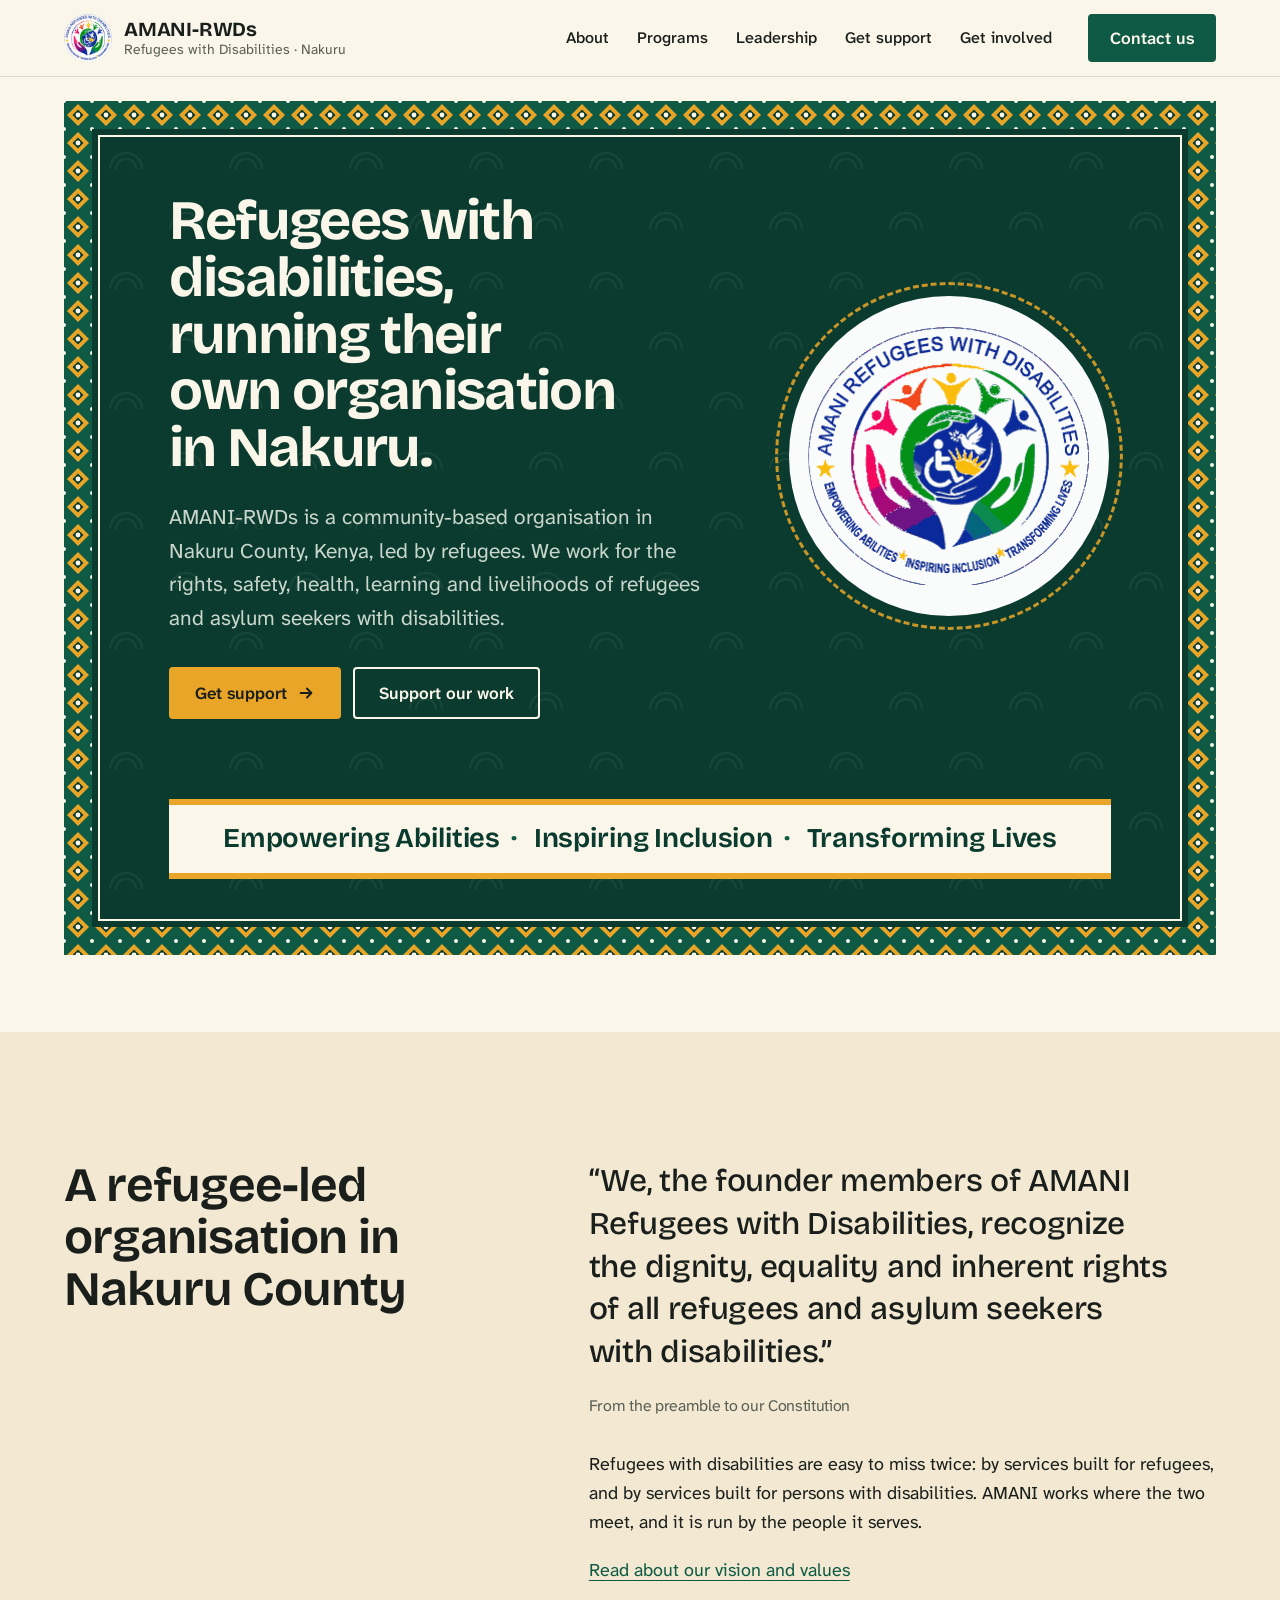
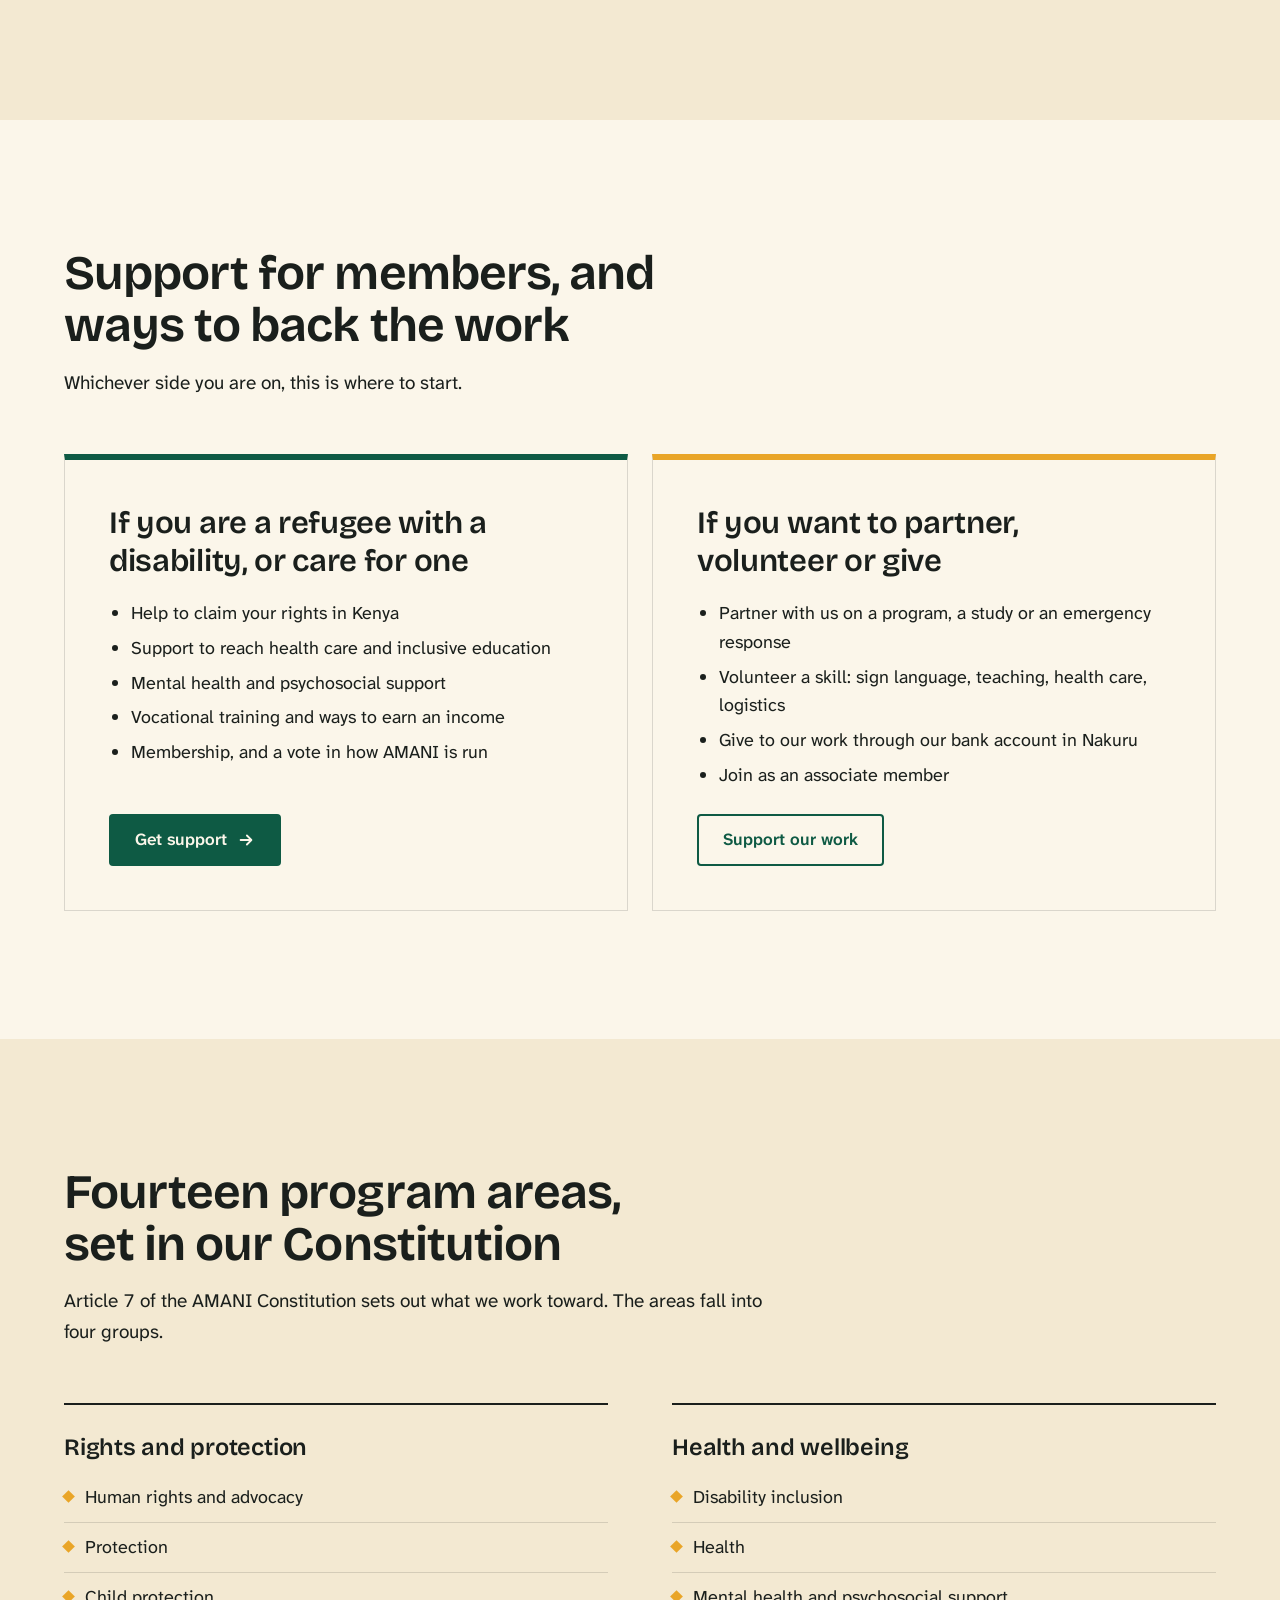
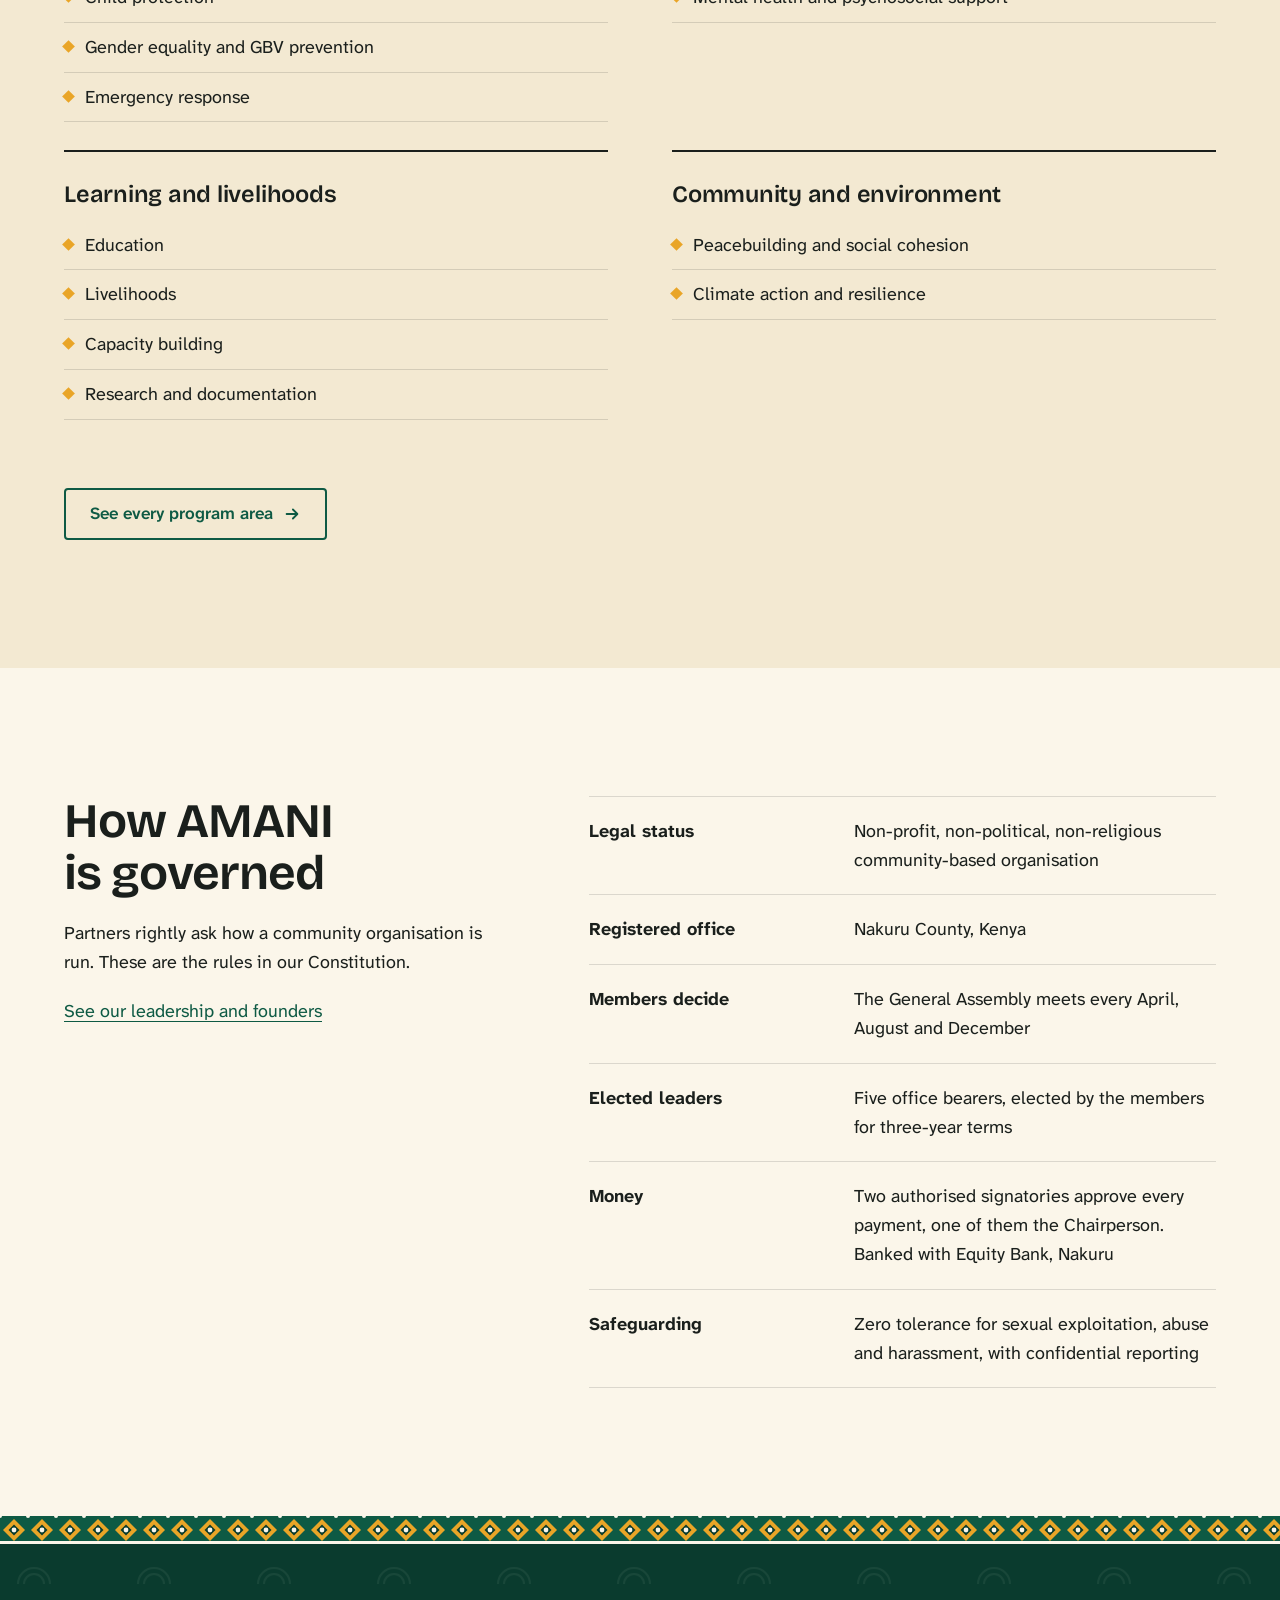
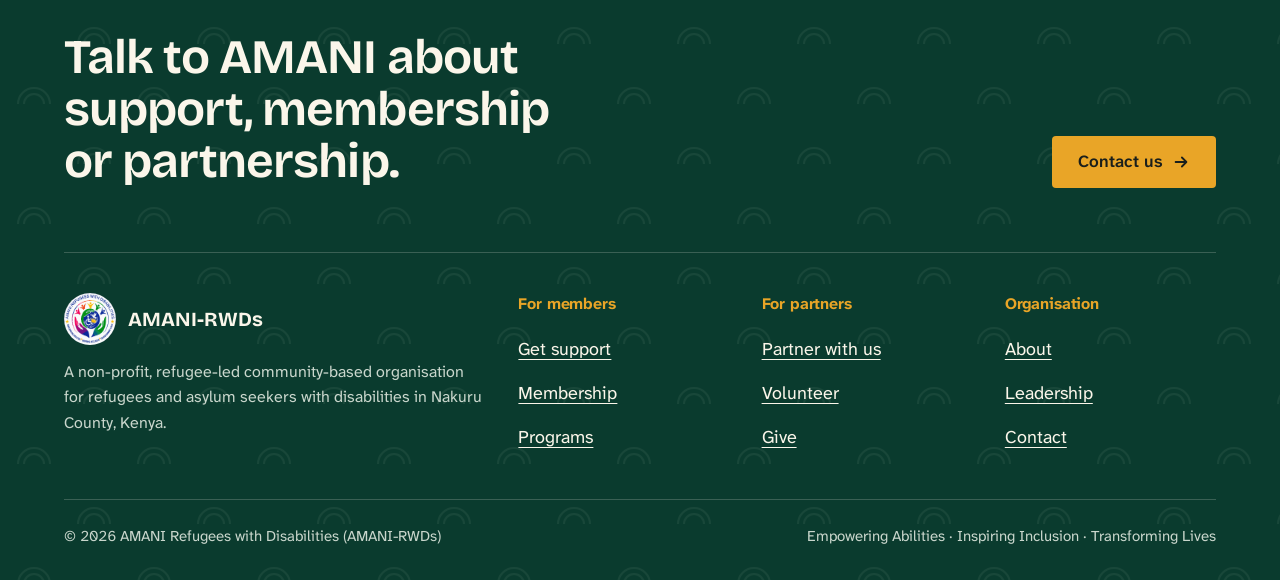
<file: index.html>
<!DOCTYPE html>
<html lang="en">
<head>
<meta charset="UTF-8">
<meta name="viewport" content="width=device-width, initial-scale=1">
<title>AMANI Refugees with Disabilities: refugee-led support in Nakuru, Kenya</title>
<meta name="description" content="AMANI-RWDs is a refugee-led community organisation in Nakuru County, Kenya, working for the rights and inclusion of refugees and asylum seekers with disabilities.">
<meta name="theme-color" content="#0a3b2e">
<link rel="icon" href="assets/images/favicon.png" type="image/png">
<link rel="apple-touch-icon" href="assets/images/favicon-180.png">
<link rel="preload" href="assets/fonts/atkinson-hyperlegible-next-latin-wght-normal.woff2" as="font" type="font/woff2" crossorigin>
<link rel="preload" href="assets/fonts/bricolage-grotesque-latin-wght-normal.woff2" as="font" type="font/woff2" crossorigin>
<link rel="stylesheet" href="assets/css/style.css">
<script>document.documentElement.classList.add("js")</script>
<meta property="og:title" content="AMANI Refugees with Disabilities: refugee-led support in Nakuru, Kenya">
<meta property="og:description" content="AMANI-RWDs is a refugee-led community organisation in Nakuru County, Kenya, working for the rights and inclusion of refugees and asylum seekers with disabilities.">
<meta property="og:image" content="assets/images/logo.png">
<meta property="og:type" content="website">
<meta name="twitter:card" content="summary">
</head>
<body>
<a class="skip-link" href="#main">Skip to main content</a>
<header class="site-header">
  <div class="wrap">
    <a class="brand" href="index.html">
      <img src="assets/images/logo.png" alt="" width="48" height="48">
      <span><span class="brand-name">AMANI-RWDs</span><span class="brand-sub">Refugees with Disabilities · Nakuru</span></span>
    </a>
    <button class="nav-toggle" type="button" aria-expanded="false" aria-controls="main-nav"><span class="bars" aria-hidden="true"></span><span class="label">Menu</span></button>
    <nav class="main-nav" id="main-nav" aria-label="Main">
      <ul><li><a href="about.html">About</a></li><li><a href="programs.html">Programs</a></li><li><a href="leadership.html">Leadership</a></li><li><a href="support.html">Get support</a></li><li><a href="get-involved.html">Get involved</a></li><li class="nav-contact"><a href="contact.html">Contact</a></li></ul>
    </nav>
    <a class="btn btn-primary header-cta" href="contact.html">Contact us</a>
  </div>
</header>

<main id="main">

  <div class="kanga-wrap">
    <div class="wrap">
      <section class="kanga" aria-labelledby="hero-title">
        <div class="kanga__mji on-deep">
          <div>
            <h1 id="hero-title">Refugees with disabilities, running their own organisation in Nakuru.</h1>
            <p class="lead">AMANI-RWDs is a community-based organisation in Nakuru County, Kenya, led by refugees. We work for the rights, safety, health, learning and livelihoods of refugees and asylum seekers with disabilities.</p>
            <div class="btn-row">
              <a class="btn btn-primary" href="support.html">Get support <svg viewBox="0 0 20 20" aria-hidden="true" focusable="false"><path d="M4 10h11M11 5l5 5-5 5" fill="none" stroke="currentColor" stroke-width="2" stroke-linecap="round" stroke-linejoin="round"/></svg></a>
              <a class="btn btn-secondary" href="get-involved.html">Support our work</a>
            </div>
          </div>
          <div class="medallion">
            <img src="assets/images/logo.png" alt="The AMANI-RWDs emblem: a dove and a wheelchair user inside a globe, five figures reaching upward, held by two hands under a rising sun" width="280" height="257">
          </div>
          <p class="jina"><span>Empowering Abilities</span><span class="sep" aria-hidden="true">·</span> <span>Inspiring Inclusion</span><span class="sep" aria-hidden="true">·</span> <span>Transforming Lives</span></p>
        </div>
      </section>
    </div>
  </div>

  <section class="section section--alt" aria-labelledby="who">
    <div class="wrap split">
      <div>
        <h2 id="who">A refugee-led organisation in Nakuru County</h2>
      </div>
      <div>
        <blockquote class="preamble">
          <p>&ldquo;We, the founder members of AMANI Refugees with Disabilities, recognize the dignity, equality and inherent rights of all refugees and asylum seekers with disabilities.&rdquo;</p>
          <footer>From the preamble to our Constitution</footer>
        </blockquote>
        <p class="measure" style="margin-top:32px">Refugees with disabilities are easy to miss twice: by services built for refugees, and by services built for persons with disabilities. AMANI works where the two meet, and it is run by the people it serves.</p>
        <p style="margin-top:12px"><a class="standalone-link" href="about.html">Read about our vision and values</a></p>
      </div>
    </div>
  </section>

  <section class="section" aria-labelledby="ways">
    <div class="wrap">
      <div class="section-head">
        <h2 id="ways">Support for members, and ways to back the work</h2>
        <p>Whichever side you are on, this is where to start.</p>
      </div>
      <div class="doors">
        <div class="door">
          <h3>If you are a refugee with a disability, or care for one</h3>
          <ul>
            <li>Help to claim your rights in Kenya</li>
            <li>Support to reach health care and inclusive education</li>
            <li>Mental health and psychosocial support</li>
            <li>Vocational training and ways to earn an income</li>
            <li>Membership, and a vote in how AMANI is run</li>
          </ul>
          <a class="btn btn-primary" href="support.html">Get support <svg viewBox="0 0 20 20" aria-hidden="true" focusable="false"><path d="M4 10h11M11 5l5 5-5 5" fill="none" stroke="currentColor" stroke-width="2" stroke-linecap="round" stroke-linejoin="round"/></svg></a>
        </div>
        <div class="door door--give">
          <h3>If you want to partner, volunteer or give</h3>
          <ul>
            <li>Partner with us on a program, a study or an emergency response</li>
            <li>Volunteer a skill: sign language, teaching, health care, logistics</li>
            <li>Give to our work through our bank account in Nakuru</li>
            <li>Join as an associate member</li>
          </ul>
          <a class="btn btn-secondary" href="get-involved.html">Support our work</a>
        </div>
      </div>
    </div>
  </section>

  <section class="section section--alt" aria-labelledby="areas">
    <div class="wrap">
      <div class="section-head">
        <h2 id="areas">Fourteen program areas, set in our Constitution</h2>
        <p>Article 7 of the AMANI Constitution sets out what we work toward. The areas fall into four groups.</p>
      </div>
      <div class="clusters"><div class="cluster"><h3>Rights and protection</h3><ul><li>Human rights and advocacy</li><li>Protection</li><li>Child protection</li><li>Gender equality and GBV prevention</li><li>Emergency response</li></ul></div><div class="cluster"><h3>Health and wellbeing</h3><ul><li>Disability inclusion</li><li>Health</li><li>Mental health and psychosocial support</li></ul></div><div class="cluster"><h3>Learning and livelihoods</h3><ul><li>Education</li><li>Livelihoods</li><li>Capacity building</li><li>Research and documentation</li></ul></div><div class="cluster"><h3>Community and environment</h3><ul><li>Peacebuilding and social cohesion</li><li>Climate action and resilience</li></ul></div></div>
      <p style="margin-top:40px"><a class="btn btn-secondary" href="programs.html">See every program area <svg viewBox="0 0 20 20" aria-hidden="true" focusable="false"><path d="M4 10h11M11 5l5 5-5 5" fill="none" stroke="currentColor" stroke-width="2" stroke-linecap="round" stroke-linejoin="round"/></svg></a></p>
    </div>
  </section>

  <section class="section" aria-labelledby="gov">
    <div class="wrap split">
      <div>
        <h2 id="gov">How AMANI is governed</h2>
        <p style="margin-top:20px" class="measure">Partners rightly ask how a community organisation is run. These are the rules in our Constitution.</p>
        <p style="margin-top:12px"><a class="standalone-link" href="leadership.html">See our leadership and founders</a></p>
      </div>
      <ul class="facts">
        <li><span class="k">Legal status</span><span class="v">Non-profit, non-political, non-religious community-based organisation</span></li>
        <li><span class="k">Registered office</span><span class="v">Nakuru County, Kenya</span></li>
        <li><span class="k">Members decide</span><span class="v">The General Assembly meets every April, August and December</span></li>
        <li><span class="k">Elected leaders</span><span class="v">Five office bearers, elected by the members for three-year terms</span></li>
        <li><span class="k">Money</span><span class="v">Two authorised signatories approve every payment, one of them the Chairperson. Banked with Equity Bank, Nakuru</span></li>
        <li><span class="k">Safeguarding</span><span class="v">Zero tolerance for sexual exploitation, abuse and harassment, with confidential reporting</span></li>
      </ul>
    </div>
  </section>
</main>

<footer class="site-footer">
  <div class="edge" aria-hidden="true"></div>
  <div class="body on-deep">
    <div class="wrap">
      <div class="footer-close">
        <h2>Talk to AMANI about support, membership or partnership.</h2>
        <a class="btn btn-primary" href="contact.html">Contact us <svg viewBox="0 0 20 20" aria-hidden="true" focusable="false"><path d="M4 10h11M11 5l5 5-5 5" fill="none" stroke="currentColor" stroke-width="2" stroke-linecap="round" stroke-linejoin="round"/></svg></a>
      </div>
      <div class="footer-grid">
        <div>
          <div class="footer-brand"><img src="assets/images/logo.png" alt="" width="52" height="52"><strong>AMANI-RWDs</strong></div>
          <p>A non-profit, refugee-led community-based organisation for refugees and asylum seekers with disabilities in Nakuru County, Kenya.</p>
        </div>
        <div>
          <h3>For members</h3>
          <ul>
            <li><a href="support.html">Get support</a></li>
            <li><a href="support.html#membership">Membership</a></li>
            <li><a href="programs.html">Programs</a></li>
          </ul>
        </div>
        <div>
          <h3>For partners</h3>
          <ul>
            <li><a href="get-involved.html#partner">Partner with us</a></li>
            <li><a href="get-involved.html#volunteer">Volunteer</a></li>
            <li><a href="get-involved.html#give">Give</a></li>
          </ul>
        </div>
        <div>
          <h3>Organisation</h3>
          <ul>
            <li><a href="about.html">About</a></li>
            <li><a href="leadership.html">Leadership</a></li>
            <li><a href="contact.html">Contact</a></li>
          </ul>
        </div>
      </div>
      <div class="footer-bottom">
        <span>&copy; <span data-year>2026</span> AMANI Refugees with Disabilities (AMANI-RWDs)</span>
        <span>Empowering Abilities · Inspiring Inclusion · Transforming Lives</span>
      </div>
    </div>
  </div>
</footer>
<script src="assets/js/script.js" defer></script>
</body>
</html>
</file>
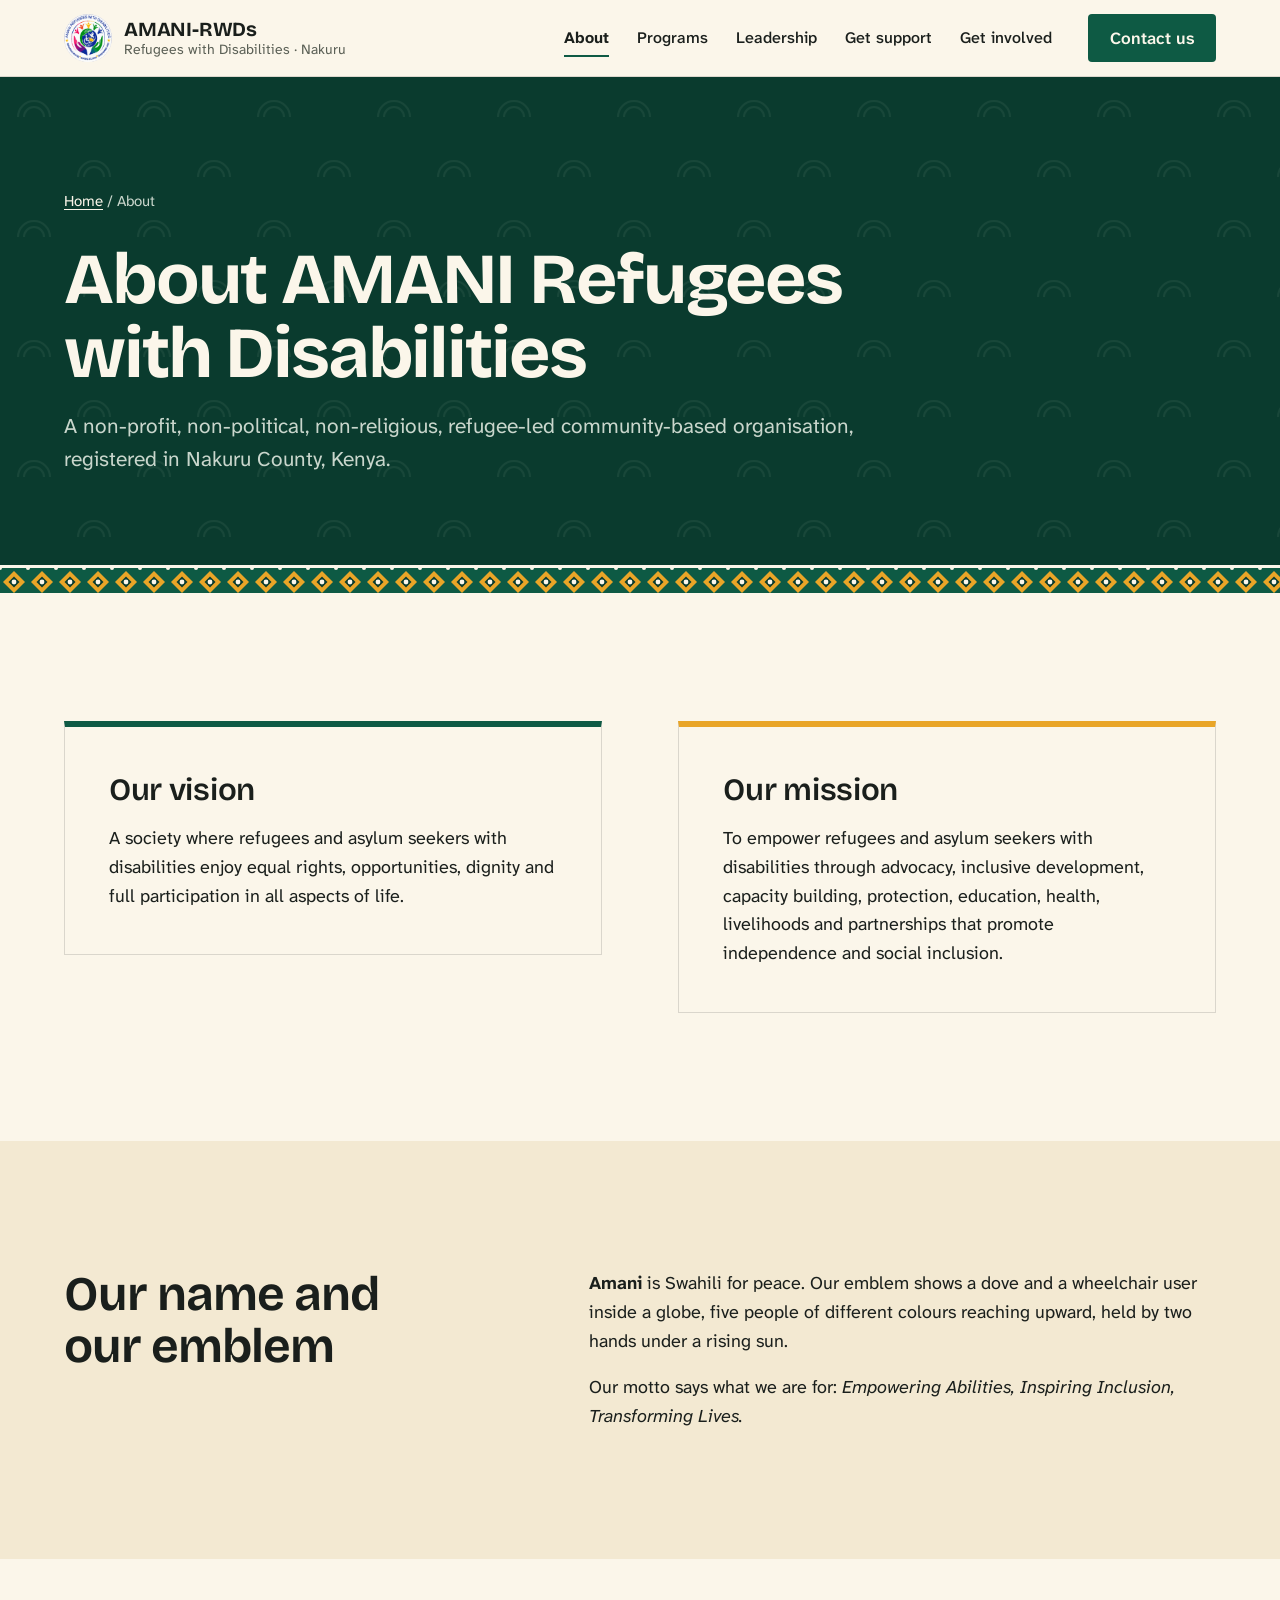
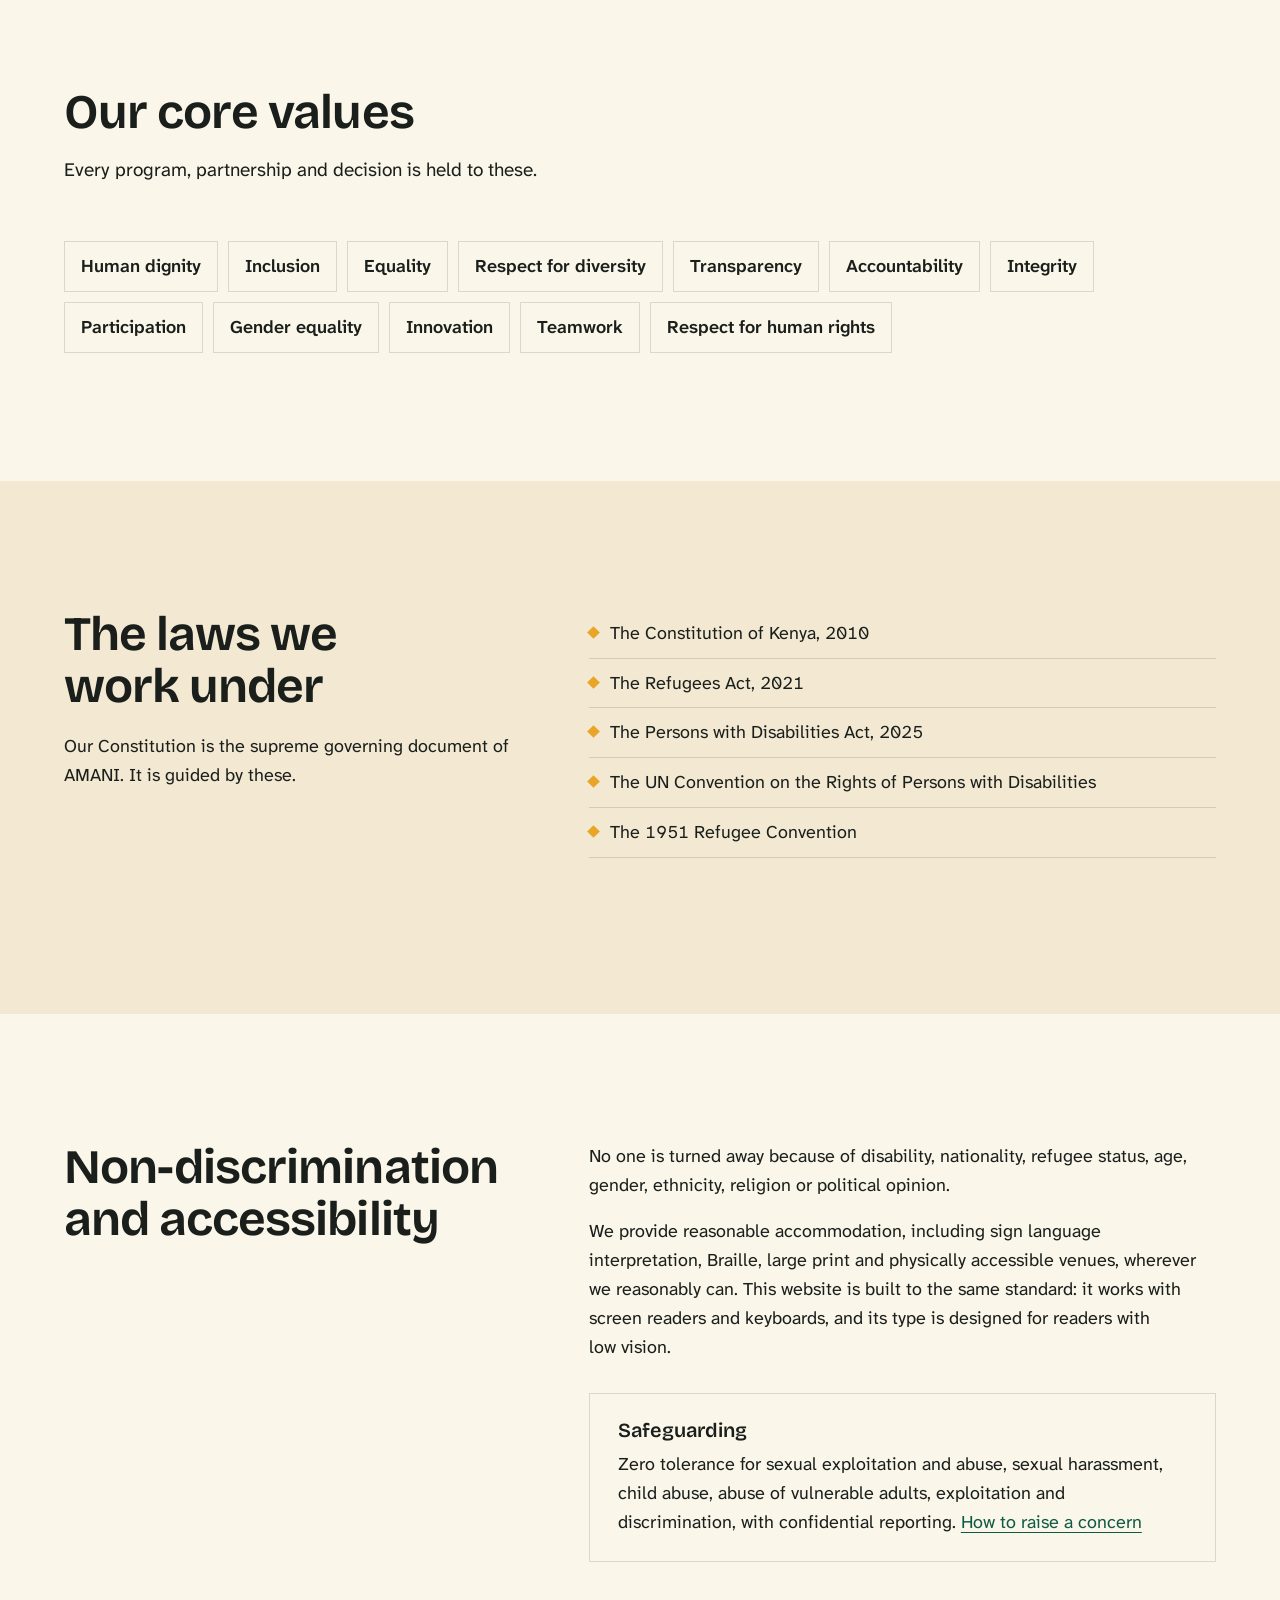
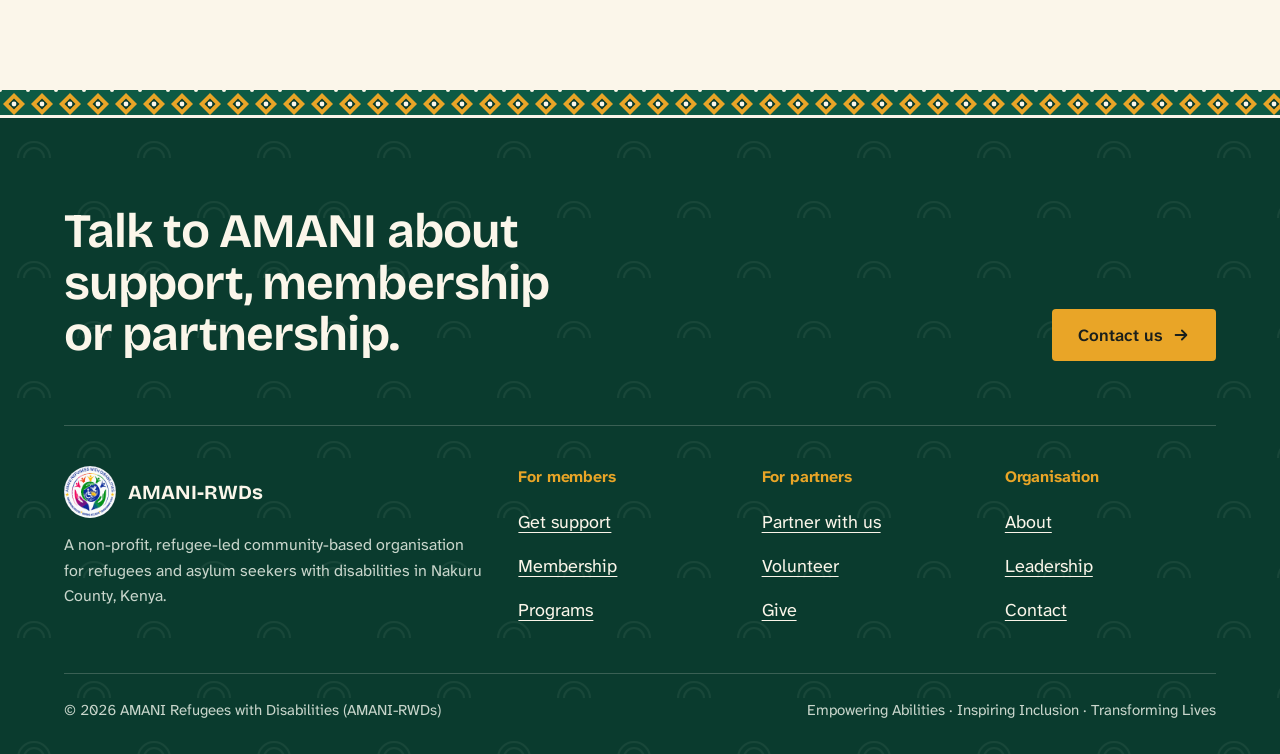
<file: about.html>
<!DOCTYPE html>
<html lang="en">
<head>
<meta charset="UTF-8">
<meta name="viewport" content="width=device-width, initial-scale=1">
<title>About AMANI Refugees with Disabilities | Nakuru, Kenya</title>
<meta name="description" content="AMANI-RWDs' vision, mission, values and legal standing: a refugee-led community organisation for refugees and asylum seekers with disabilities in Nakuru, Kenya.">
<meta name="theme-color" content="#0a3b2e">
<link rel="icon" href="assets/images/favicon.png" type="image/png">
<link rel="apple-touch-icon" href="assets/images/favicon-180.png">
<link rel="preload" href="assets/fonts/atkinson-hyperlegible-next-latin-wght-normal.woff2" as="font" type="font/woff2" crossorigin>
<link rel="preload" href="assets/fonts/bricolage-grotesque-latin-wght-normal.woff2" as="font" type="font/woff2" crossorigin>
<link rel="stylesheet" href="assets/css/style.css">
<script>document.documentElement.classList.add("js")</script>
<meta property="og:title" content="About AMANI Refugees with Disabilities | Nakuru, Kenya">
<meta property="og:description" content="AMANI-RWDs' vision, mission, values and legal standing: a refugee-led community organisation for refugees and asylum seekers with disabilities in Nakuru, Kenya.">
<meta property="og:image" content="assets/images/logo.png">
<meta property="og:type" content="website">
<meta name="twitter:card" content="summary">
</head>
<body>
<a class="skip-link" href="#main">Skip to main content</a>
<header class="site-header">
  <div class="wrap">
    <a class="brand" href="index.html">
      <img src="assets/images/logo.png" alt="" width="48" height="48">
      <span><span class="brand-name">AMANI-RWDs</span><span class="brand-sub">Refugees with Disabilities · Nakuru</span></span>
    </a>
    <button class="nav-toggle" type="button" aria-expanded="false" aria-controls="main-nav"><span class="bars" aria-hidden="true"></span><span class="label">Menu</span></button>
    <nav class="main-nav" id="main-nav" aria-label="Main">
      <ul><li><a href="about.html" aria-current="page">About</a></li><li><a href="programs.html">Programs</a></li><li><a href="leadership.html">Leadership</a></li><li><a href="support.html">Get support</a></li><li><a href="get-involved.html">Get involved</a></li><li class="nav-contact"><a href="contact.html">Contact</a></li></ul>
    </nav>
    <a class="btn btn-primary header-cta" href="contact.html">Contact us</a>
  </div>
</header>

<main id="main">

  <div class="page-head on-deep">
    <div class="wrap">
      <p class="crumbs"><a href="index.html">Home</a> / About</p>
      <h1>About AMANI Refugees with Disabilities</h1>
      <p class="lead">A non-profit, non-political, non-religious, refugee-led community-based organisation, registered in Nakuru County, Kenya.</p>
    </div>
  </div>

  <section class="section" aria-labelledby="vm">
    <div class="wrap">
      <h2 id="vm" class="visually-hidden">Vision and mission</h2>
      <div class="split split--even">
        <div class="door">
          <h3>Our vision</h3>
          <p>A society where refugees and asylum seekers with disabilities enjoy equal rights, opportunities, dignity and full participation in all aspects of life.</p>
        </div>
        <div class="door door--give">
          <h3>Our mission</h3>
          <p>To empower refugees and asylum seekers with disabilities through advocacy, inclusive development, capacity building, protection, education, health, livelihoods and partnerships that promote independence and social inclusion.</p>
        </div>
      </div>
    </div>
  </section>

  <section class="section section--alt" aria-labelledby="name">
    <div class="wrap split">
      <div><h2 id="name">Our name and our emblem</h2></div>
      <div class="measure">
        <p><strong>Amani</strong> is Swahili for peace. Our emblem shows a dove and a wheelchair user inside a globe, five people of different colours reaching upward, held by two hands under a rising sun.</p>
        <p>Our motto says what we are for: <em>Empowering Abilities, Inspiring Inclusion, Transforming Lives.</em></p>
      </div>
    </div>
  </section>

  <section class="section" aria-labelledby="values">
    <div class="wrap">
      <div class="section-head">
        <h2 id="values">Our core values</h2>
        <p>Every program, partnership and decision is held to these.</p>
      </div>
      <ul class="values"><li>Human dignity</li><li>Inclusion</li><li>Equality</li><li>Respect for diversity</li><li>Transparency</li><li>Accountability</li><li>Integrity</li><li>Participation</li><li>Gender equality</li><li>Innovation</li><li>Teamwork</li><li>Respect for human rights</li></ul>
    </div>
  </section>

  <section class="section section--alt" aria-labelledby="law">
    <div class="wrap split">
      <div>
        <h2 id="law">The laws we work under</h2>
        <p style="margin-top:20px" class="measure">Our Constitution is the supreme governing document of AMANI. It is guided by these.</p>
      </div>
      <div class="cluster" style="border-top:0;padding-top:0"><ul><li>The Constitution of Kenya, 2010</li><li>The Refugees Act, 2021</li><li>The Persons with Disabilities Act, 2025</li><li>The UN Convention on the Rights of Persons with Disabilities</li><li>The 1951 Refugee Convention</li></ul></div>
    </div>
  </section>

  <section class="section" aria-labelledby="access">
    <div class="wrap split">
      <div><h2 id="access">Non-discrimination and accessibility</h2></div>
      <div class="measure">
        <p>No one is turned away because of disability, nationality, refugee status, age, gender, ethnicity, religion or political opinion.</p>
        <p>We provide reasonable accommodation, including sign language interpretation, Braille, large print and physically accessible venues, wherever we reasonably can. This website is built to the same standard: it works with screen readers and keyboards, and its type is designed for readers with low vision.</p>
        <div class="note">
          <h3>Safeguarding</h3>
          <p>Zero tolerance for sexual exploitation and abuse, sexual harassment, child abuse, abuse of vulnerable adults, exploitation and discrimination, with confidential reporting. <a href="support.html#concern">How to raise a concern</a></p>
        </div>
      </div>
    </div>
  </section>
</main>

<footer class="site-footer">
  <div class="edge" aria-hidden="true"></div>
  <div class="body on-deep">
    <div class="wrap">
      <div class="footer-close">
        <h2>Talk to AMANI about support, membership or partnership.</h2>
        <a class="btn btn-primary" href="contact.html">Contact us <svg viewBox="0 0 20 20" aria-hidden="true" focusable="false"><path d="M4 10h11M11 5l5 5-5 5" fill="none" stroke="currentColor" stroke-width="2" stroke-linecap="round" stroke-linejoin="round"/></svg></a>
      </div>
      <div class="footer-grid">
        <div>
          <div class="footer-brand"><img src="assets/images/logo.png" alt="" width="52" height="52"><strong>AMANI-RWDs</strong></div>
          <p>A non-profit, refugee-led community-based organisation for refugees and asylum seekers with disabilities in Nakuru County, Kenya.</p>
        </div>
        <div>
          <h3>For members</h3>
          <ul>
            <li><a href="support.html">Get support</a></li>
            <li><a href="support.html#membership">Membership</a></li>
            <li><a href="programs.html">Programs</a></li>
          </ul>
        </div>
        <div>
          <h3>For partners</h3>
          <ul>
            <li><a href="get-involved.html#partner">Partner with us</a></li>
            <li><a href="get-involved.html#volunteer">Volunteer</a></li>
            <li><a href="get-involved.html#give">Give</a></li>
          </ul>
        </div>
        <div>
          <h3>Organisation</h3>
          <ul>
            <li><a href="about.html">About</a></li>
            <li><a href="leadership.html">Leadership</a></li>
            <li><a href="contact.html">Contact</a></li>
          </ul>
        </div>
      </div>
      <div class="footer-bottom">
        <span>&copy; <span data-year>2026</span> AMANI Refugees with Disabilities (AMANI-RWDs)</span>
        <span>Empowering Abilities · Inspiring Inclusion · Transforming Lives</span>
      </div>
    </div>
  </div>
</footer>
<script src="assets/js/script.js" defer></script>
</body>
</html>
</file>
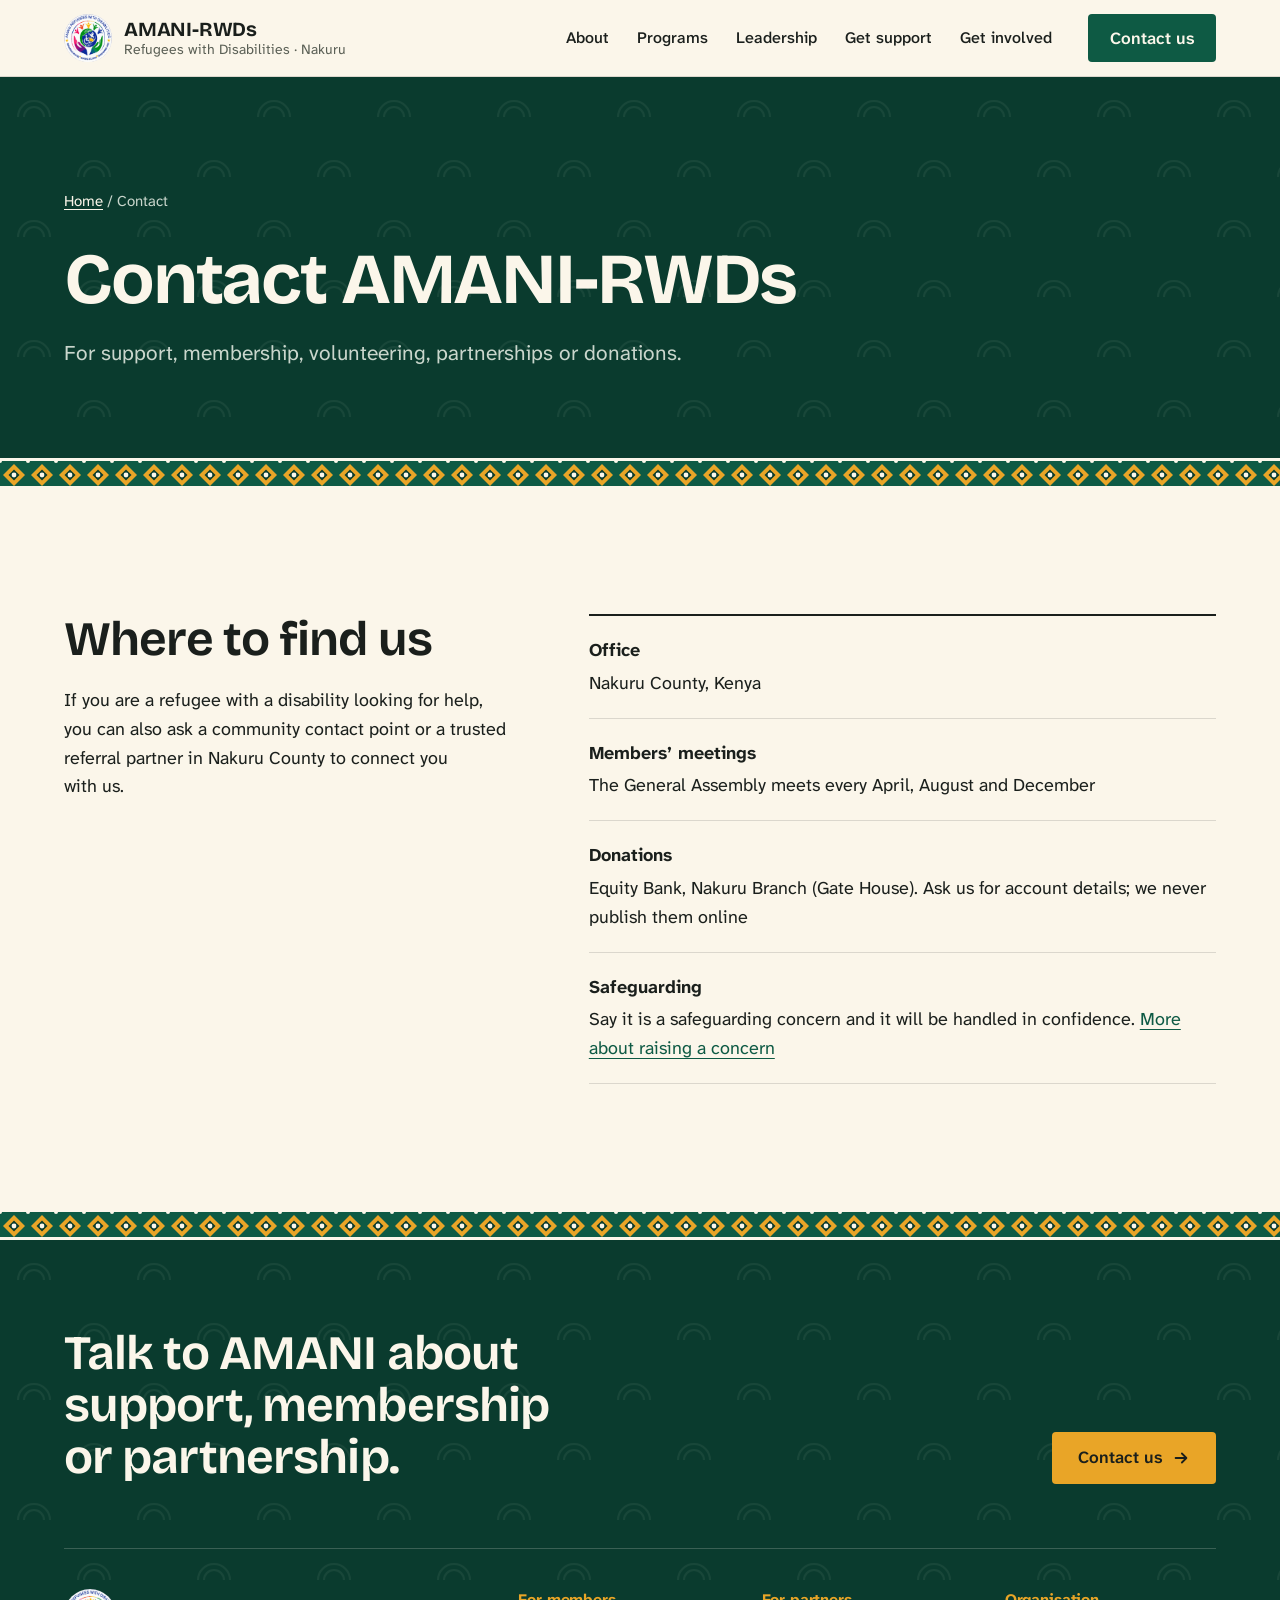
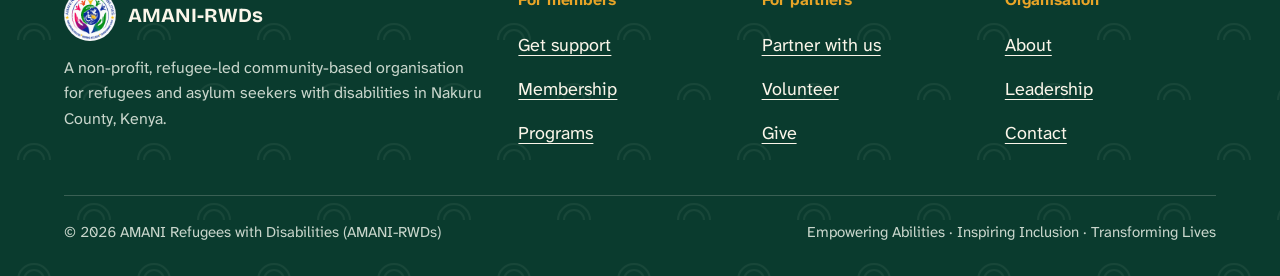
<file: contact.html>
<!DOCTYPE html>
<html lang="en">
<head>
<meta charset="UTF-8">
<meta name="viewport" content="width=device-width, initial-scale=1">
<title>Contact AMANI Refugees with Disabilities | Nakuru, Kenya</title>
<meta name="description" content="How to contact AMANI-RWDs in Nakuru County, Kenya, for support, membership, volunteering, partnerships or donations.">
<meta name="theme-color" content="#0a3b2e">
<link rel="icon" href="assets/images/favicon.png" type="image/png">
<link rel="apple-touch-icon" href="assets/images/favicon-180.png">
<link rel="preload" href="assets/fonts/atkinson-hyperlegible-next-latin-wght-normal.woff2" as="font" type="font/woff2" crossorigin>
<link rel="preload" href="assets/fonts/bricolage-grotesque-latin-wght-normal.woff2" as="font" type="font/woff2" crossorigin>
<link rel="stylesheet" href="assets/css/style.css">
<script>document.documentElement.classList.add("js")</script>
<meta property="og:title" content="Contact AMANI Refugees with Disabilities | Nakuru, Kenya">
<meta property="og:description" content="How to contact AMANI-RWDs in Nakuru County, Kenya, for support, membership, volunteering, partnerships or donations.">
<meta property="og:image" content="assets/images/logo.png">
<meta property="og:type" content="website">
<meta name="twitter:card" content="summary">
</head>
<body>
<a class="skip-link" href="#main">Skip to main content</a>
<header class="site-header">
  <div class="wrap">
    <a class="brand" href="index.html">
      <img src="assets/images/logo.png" alt="" width="48" height="48">
      <span><span class="brand-name">AMANI-RWDs</span><span class="brand-sub">Refugees with Disabilities · Nakuru</span></span>
    </a>
    <button class="nav-toggle" type="button" aria-expanded="false" aria-controls="main-nav"><span class="bars" aria-hidden="true"></span><span class="label">Menu</span></button>
    <nav class="main-nav" id="main-nav" aria-label="Main">
      <ul><li><a href="about.html">About</a></li><li><a href="programs.html">Programs</a></li><li><a href="leadership.html">Leadership</a></li><li><a href="support.html">Get support</a></li><li><a href="get-involved.html">Get involved</a></li><li class="nav-contact"><a href="contact.html" aria-current="page">Contact</a></li></ul>
    </nav>
    <a class="btn btn-primary header-cta" href="contact.html">Contact us</a>
  </div>
</header>

<main id="main">

  <div class="page-head on-deep">
    <div class="wrap">
      <p class="crumbs"><a href="index.html">Home</a> / Contact</p>
      <h1>Contact AMANI-RWDs</h1>
      <p class="lead">For support, membership, volunteering, partnerships or donations.</p>
    </div>
  </div>

  <section class="section" aria-labelledby="where">
    <div class="wrap split">
      <div>
        <h2 id="where">Where to find us</h2>
        <p style="margin-top:20px" class="measure">If you are a refugee with a disability looking for help, you can also ask a community contact point or a trusted referral partner in Nakuru County to connect you with us.</p>
      </div>
      <ul class="contact-list">
        <li><span class="k">Office</span>Nakuru County, Kenya</li>
        <!-- Add when AMANI confirms them:
        <li><span class="k">Email</span><a href="mailto:EMAIL">EMAIL</a></li>
        <li><span class="k">Phone and WhatsApp</span><a href="tel:+254XXXXXXXXX">PHONE</a></li>
        <li><span class="k">Street address</span>ADDRESS</li>
        -->
        <li><span class="k">Members&rsquo; meetings</span>The General Assembly meets every April, August and December</li>
        <li><span class="k">Donations</span>Equity Bank, Nakuru Branch (Gate House). Ask us for account details; we never publish them online</li>
        <li><span class="k">Safeguarding</span>Say it is a safeguarding concern and it will be handled in confidence. <a href="support.html#concern">More about raising a concern</a></li>
      </ul>
    </div>
  </section>
</main>

<footer class="site-footer">
  <div class="edge" aria-hidden="true"></div>
  <div class="body on-deep">
    <div class="wrap">
      <div class="footer-close">
        <h2>Talk to AMANI about support, membership or partnership.</h2>
        <a class="btn btn-primary" href="contact.html">Contact us <svg viewBox="0 0 20 20" aria-hidden="true" focusable="false"><path d="M4 10h11M11 5l5 5-5 5" fill="none" stroke="currentColor" stroke-width="2" stroke-linecap="round" stroke-linejoin="round"/></svg></a>
      </div>
      <div class="footer-grid">
        <div>
          <div class="footer-brand"><img src="assets/images/logo.png" alt="" width="52" height="52"><strong>AMANI-RWDs</strong></div>
          <p>A non-profit, refugee-led community-based organisation for refugees and asylum seekers with disabilities in Nakuru County, Kenya.</p>
        </div>
        <div>
          <h3>For members</h3>
          <ul>
            <li><a href="support.html">Get support</a></li>
            <li><a href="support.html#membership">Membership</a></li>
            <li><a href="programs.html">Programs</a></li>
          </ul>
        </div>
        <div>
          <h3>For partners</h3>
          <ul>
            <li><a href="get-involved.html#partner">Partner with us</a></li>
            <li><a href="get-involved.html#volunteer">Volunteer</a></li>
            <li><a href="get-involved.html#give">Give</a></li>
          </ul>
        </div>
        <div>
          <h3>Organisation</h3>
          <ul>
            <li><a href="about.html">About</a></li>
            <li><a href="leadership.html">Leadership</a></li>
            <li><a href="contact.html">Contact</a></li>
          </ul>
        </div>
      </div>
      <div class="footer-bottom">
        <span>&copy; <span data-year>2026</span> AMANI Refugees with Disabilities (AMANI-RWDs)</span>
        <span>Empowering Abilities · Inspiring Inclusion · Transforming Lives</span>
      </div>
    </div>
  </div>
</footer>
<script src="assets/js/script.js" defer></script>
</body>
</html>
</file>
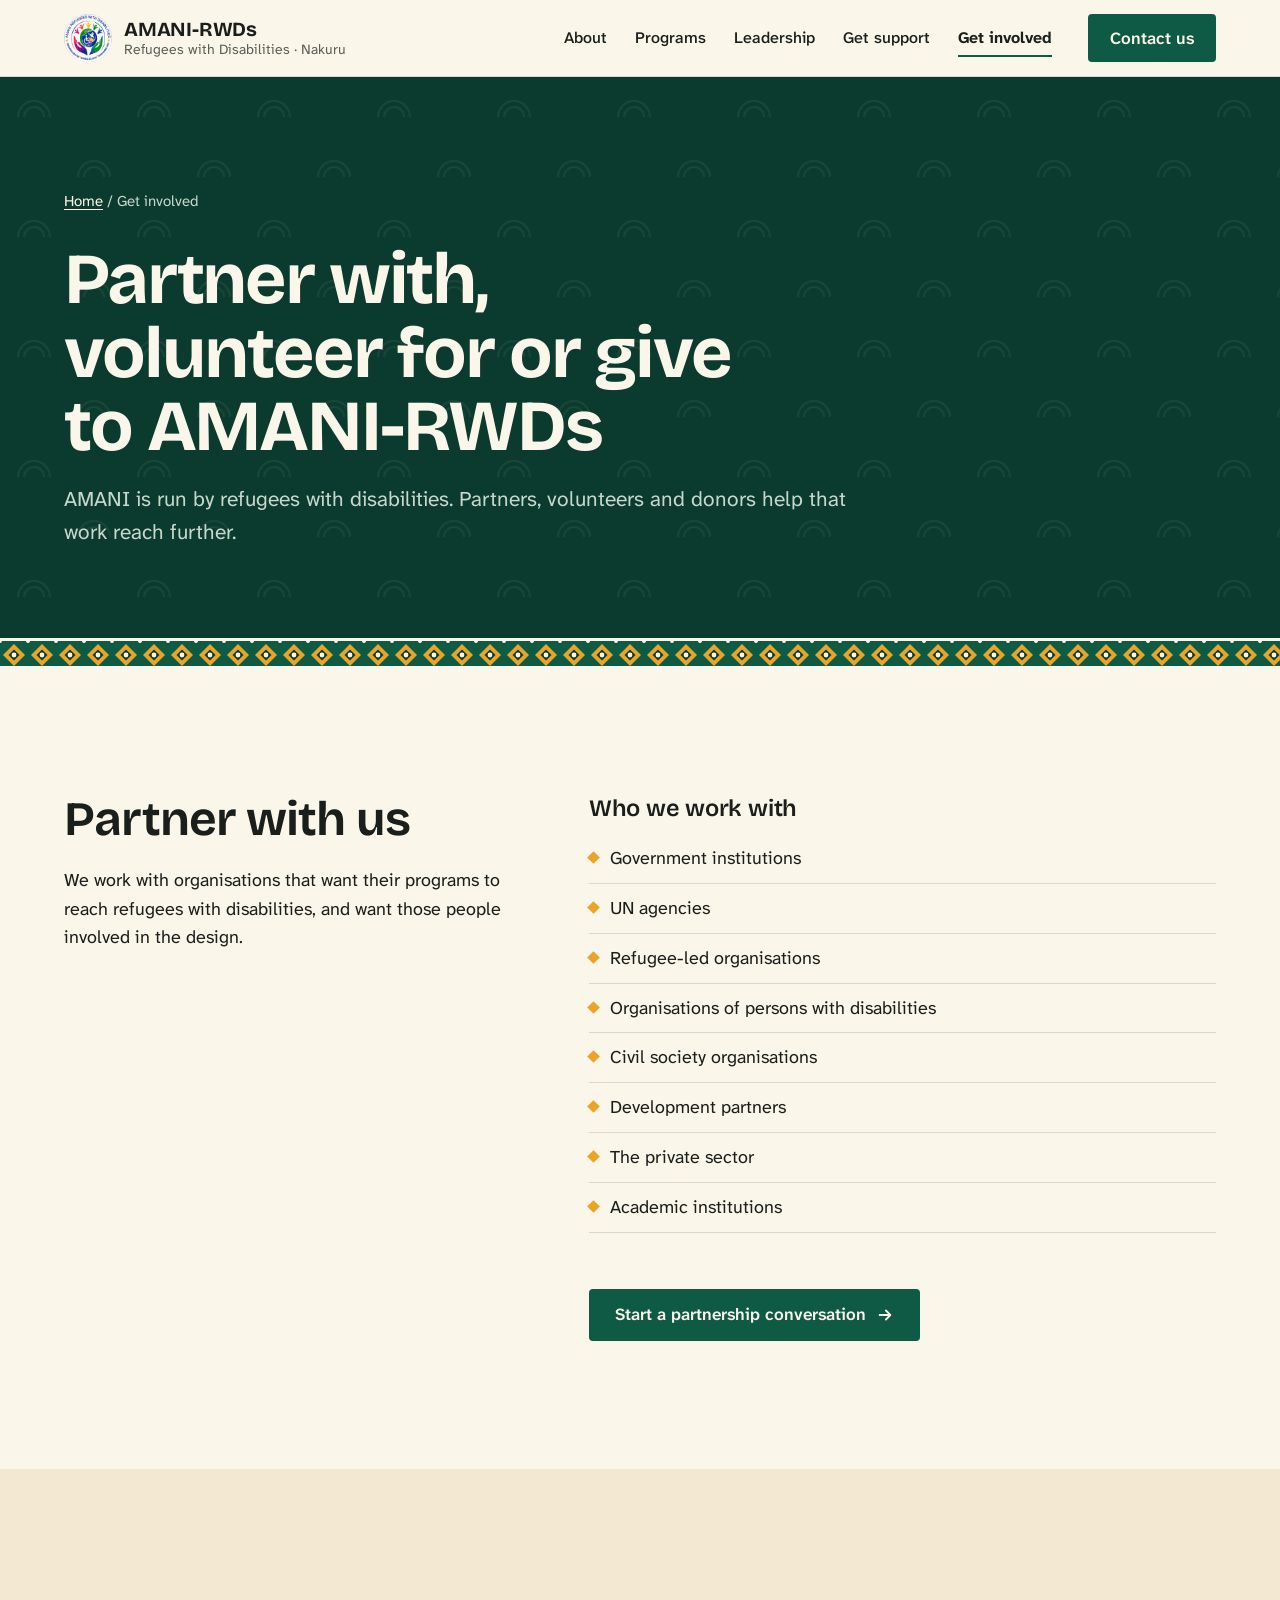
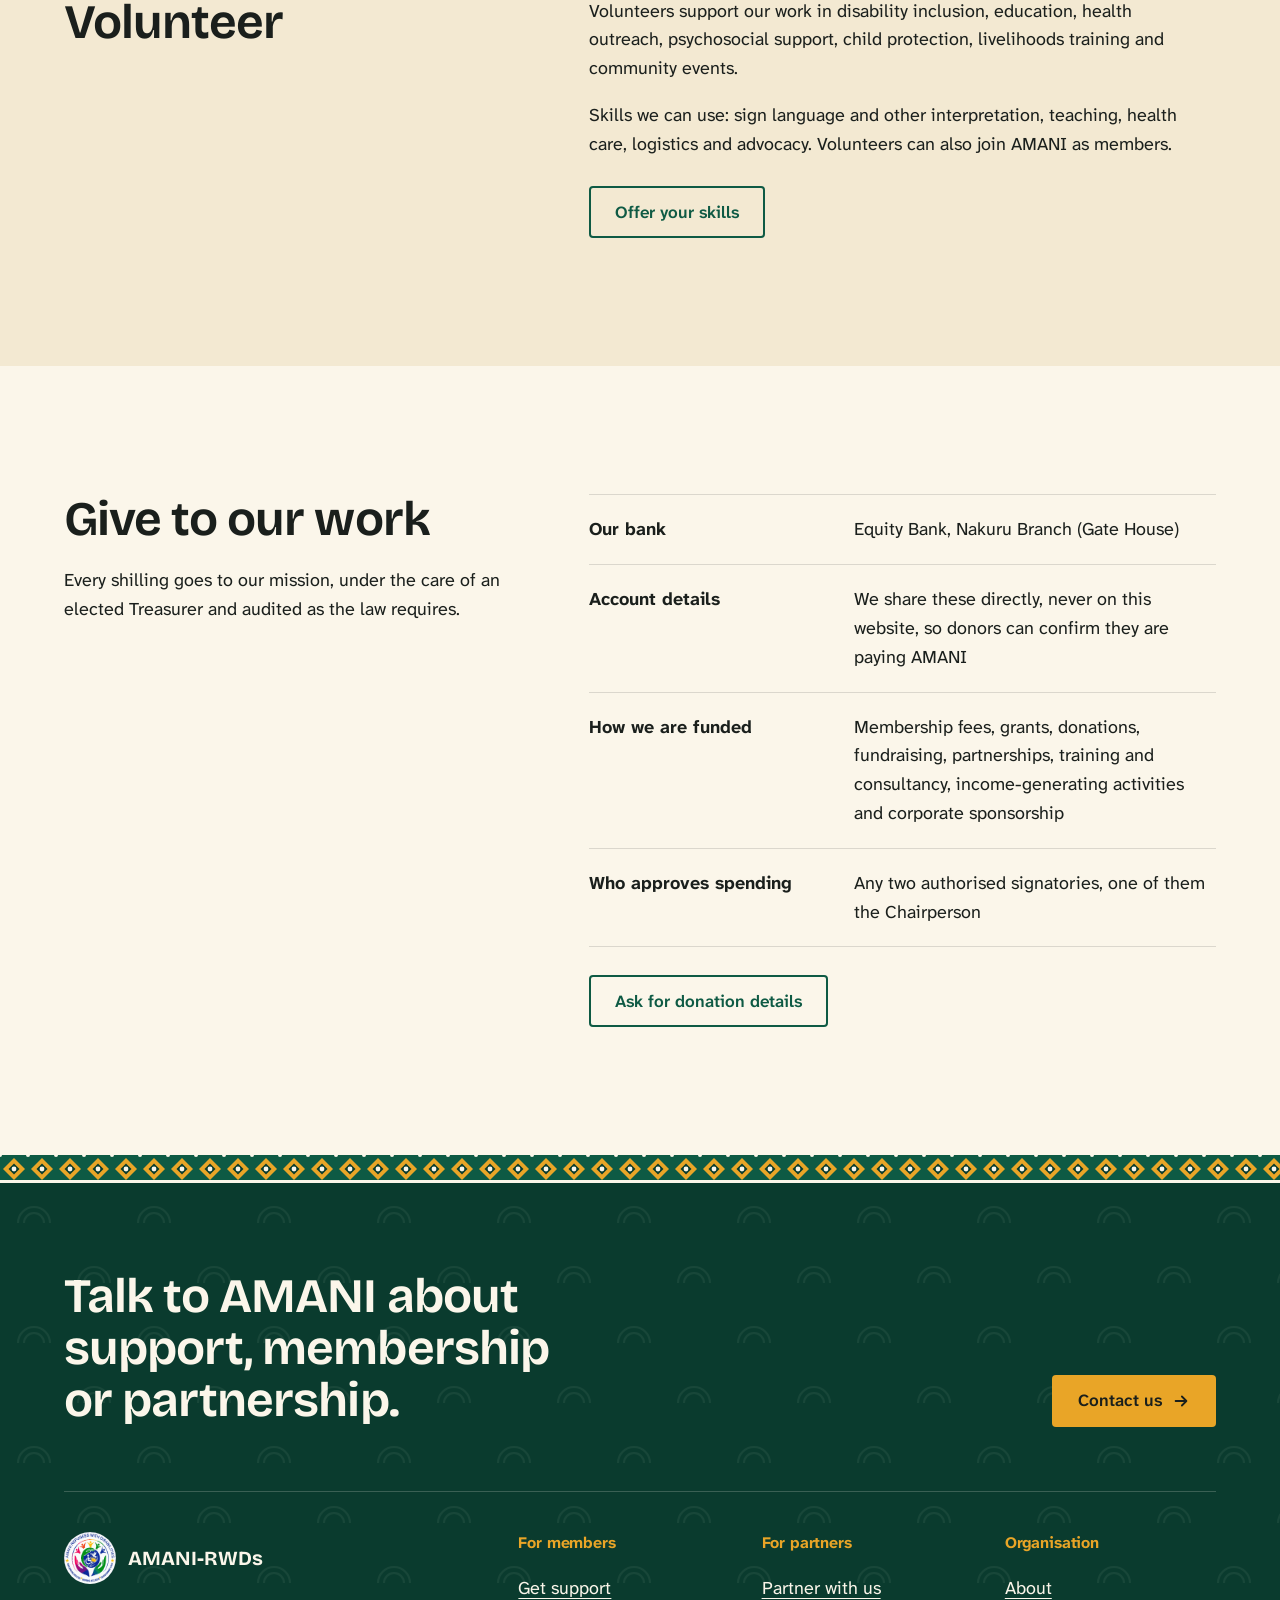
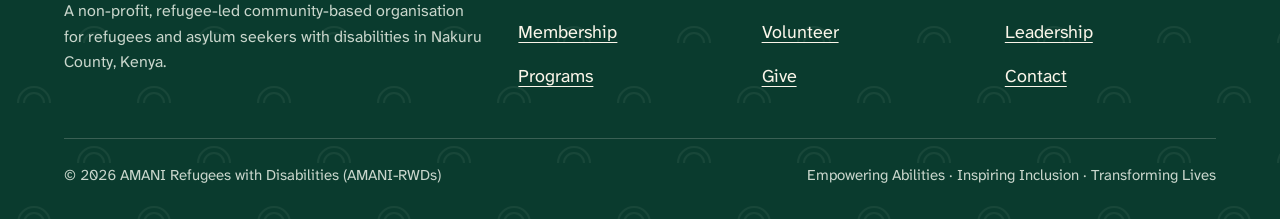
<file: get-involved.html>
<!DOCTYPE html>
<html lang="en">
<head>
<meta charset="UTF-8">
<meta name="viewport" content="width=device-width, initial-scale=1">
<title>Get involved: partner, volunteer or give | AMANI-RWDs</title>
<meta name="description" content="Partner with, volunteer for or give to AMANI-RWDs, a refugee-led organisation for refugees with disabilities in Nakuru, Kenya.">
<meta name="theme-color" content="#0a3b2e">
<link rel="icon" href="assets/images/favicon.png" type="image/png">
<link rel="apple-touch-icon" href="assets/images/favicon-180.png">
<link rel="preload" href="assets/fonts/atkinson-hyperlegible-next-latin-wght-normal.woff2" as="font" type="font/woff2" crossorigin>
<link rel="preload" href="assets/fonts/bricolage-grotesque-latin-wght-normal.woff2" as="font" type="font/woff2" crossorigin>
<link rel="stylesheet" href="assets/css/style.css">
<script>document.documentElement.classList.add("js")</script>
<meta property="og:title" content="Get involved: partner, volunteer or give | AMANI-RWDs">
<meta property="og:description" content="Partner with, volunteer for or give to AMANI-RWDs, a refugee-led organisation for refugees with disabilities in Nakuru, Kenya.">
<meta property="og:image" content="assets/images/logo.png">
<meta property="og:type" content="website">
<meta name="twitter:card" content="summary">
</head>
<body>
<a class="skip-link" href="#main">Skip to main content</a>
<header class="site-header">
  <div class="wrap">
    <a class="brand" href="index.html">
      <img src="assets/images/logo.png" alt="" width="48" height="48">
      <span><span class="brand-name">AMANI-RWDs</span><span class="brand-sub">Refugees with Disabilities · Nakuru</span></span>
    </a>
    <button class="nav-toggle" type="button" aria-expanded="false" aria-controls="main-nav"><span class="bars" aria-hidden="true"></span><span class="label">Menu</span></button>
    <nav class="main-nav" id="main-nav" aria-label="Main">
      <ul><li><a href="about.html">About</a></li><li><a href="programs.html">Programs</a></li><li><a href="leadership.html">Leadership</a></li><li><a href="support.html">Get support</a></li><li><a href="get-involved.html" aria-current="page">Get involved</a></li><li class="nav-contact"><a href="contact.html">Contact</a></li></ul>
    </nav>
    <a class="btn btn-primary header-cta" href="contact.html">Contact us</a>
  </div>
</header>

<main id="main">

  <div class="page-head on-deep">
    <div class="wrap">
      <p class="crumbs"><a href="index.html">Home</a> / Get involved</p>
      <h1>Partner with, volunteer for or give to AMANI-RWDs</h1>
      <p class="lead">AMANI is run by refugees with disabilities. Partners, volunteers and donors help that work reach further.</p>
    </div>
  </div>

  <section class="section" id="partner" aria-labelledby="partner-h">
    <div class="wrap split">
      <div>
        <h2 id="partner-h">Partner with us</h2>
        <p style="margin-top:20px" class="measure">We work with organisations that want their programs to reach refugees with disabilities, and want those people involved in the design.</p>
      </div>
      <div>
        <div class="cluster" style="padding-top:0;border-top:0">
          <h3>Who we work with</h3>
          <ul><li>Government institutions</li><li>UN agencies</li><li>Refugee-led organisations</li><li>Organisations of persons with disabilities</li><li>Civil society organisations</li><li>Development partners</li><li>The private sector</li><li>Academic institutions</li></ul>
        </div>
        <p style="margin-top:28px"><a class="btn btn-primary" href="contact.html">Start a partnership conversation <svg viewBox="0 0 20 20" aria-hidden="true" focusable="false"><path d="M4 10h11M11 5l5 5-5 5" fill="none" stroke="currentColor" stroke-width="2" stroke-linecap="round" stroke-linejoin="round"/></svg></a></p>
      </div>
    </div>
  </section>

  <section class="section section--alt" id="volunteer" aria-labelledby="vol-h">
    <div class="wrap split">
      <div>
        <h2 id="vol-h">Volunteer</h2>
      </div>
      <div class="measure">
        <p>Volunteers support our work in disability inclusion, education, health outreach, psychosocial support, child protection, livelihoods training and community events.</p>
        <p>Skills we can use: sign language and other interpretation, teaching, health care, logistics and advocacy. Volunteers can also join AMANI as members.</p>
        <p style="margin-top:28px"><a class="btn btn-secondary" href="contact.html">Offer your skills</a></p>
      </div>
    </div>
  </section>

  <section class="section" id="give" aria-labelledby="give-h">
    <div class="wrap split">
      <div>
        <h2 id="give-h">Give to our work</h2>
        <p style="margin-top:20px" class="measure">Every shilling goes to our mission, under the care of an elected Treasurer and audited as the law requires.</p>
      </div>
      <div>
        <ul class="facts">
          <li><span class="k">Our bank</span><span class="v">Equity Bank, Nakuru Branch (Gate House)</span></li>
          <li><span class="k">Account details</span><span class="v">We share these directly, never on this website, so donors can confirm they are paying AMANI</span></li>
          <li><span class="k">How we are funded</span><span class="v">Membership fees, grants, donations, fundraising, partnerships, training and consultancy, income-generating activities and corporate sponsorship</span></li>
          <li><span class="k">Who approves spending</span><span class="v">Any two authorised signatories, one of them the Chairperson</span></li>
        </ul>
        <p style="margin-top:28px"><a class="btn btn-secondary" href="contact.html">Ask for donation details</a></p>
      </div>
    </div>
  </section>
</main>

<footer class="site-footer">
  <div class="edge" aria-hidden="true"></div>
  <div class="body on-deep">
    <div class="wrap">
      <div class="footer-close">
        <h2>Talk to AMANI about support, membership or partnership.</h2>
        <a class="btn btn-primary" href="contact.html">Contact us <svg viewBox="0 0 20 20" aria-hidden="true" focusable="false"><path d="M4 10h11M11 5l5 5-5 5" fill="none" stroke="currentColor" stroke-width="2" stroke-linecap="round" stroke-linejoin="round"/></svg></a>
      </div>
      <div class="footer-grid">
        <div>
          <div class="footer-brand"><img src="assets/images/logo.png" alt="" width="52" height="52"><strong>AMANI-RWDs</strong></div>
          <p>A non-profit, refugee-led community-based organisation for refugees and asylum seekers with disabilities in Nakuru County, Kenya.</p>
        </div>
        <div>
          <h3>For members</h3>
          <ul>
            <li><a href="support.html">Get support</a></li>
            <li><a href="support.html#membership">Membership</a></li>
            <li><a href="programs.html">Programs</a></li>
          </ul>
        </div>
        <div>
          <h3>For partners</h3>
          <ul>
            <li><a href="get-involved.html#partner">Partner with us</a></li>
            <li><a href="get-involved.html#volunteer">Volunteer</a></li>
            <li><a href="get-involved.html#give">Give</a></li>
          </ul>
        </div>
        <div>
          <h3>Organisation</h3>
          <ul>
            <li><a href="about.html">About</a></li>
            <li><a href="leadership.html">Leadership</a></li>
            <li><a href="contact.html">Contact</a></li>
          </ul>
        </div>
      </div>
      <div class="footer-bottom">
        <span>&copy; <span data-year>2026</span> AMANI Refugees with Disabilities (AMANI-RWDs)</span>
        <span>Empowering Abilities · Inspiring Inclusion · Transforming Lives</span>
      </div>
    </div>
  </div>
</footer>
<script src="assets/js/script.js" defer></script>
</body>
</html>
</file>
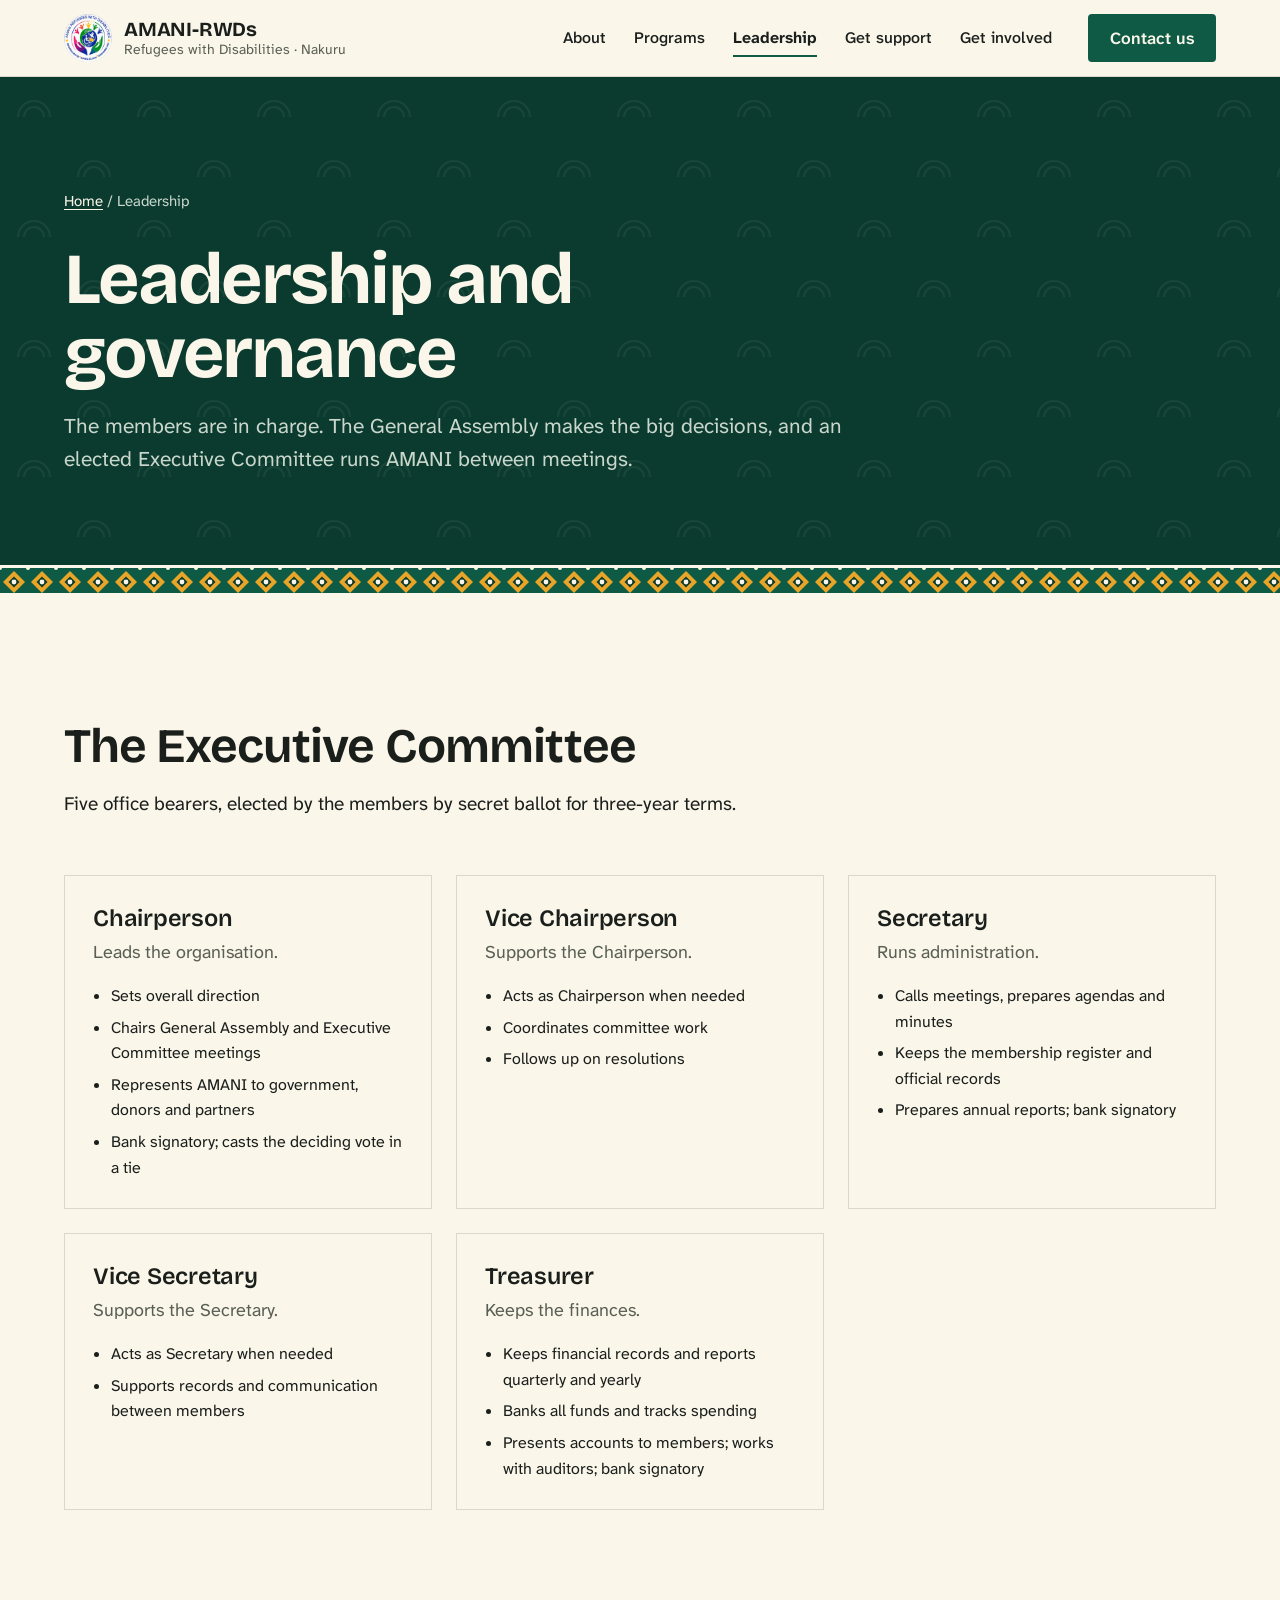
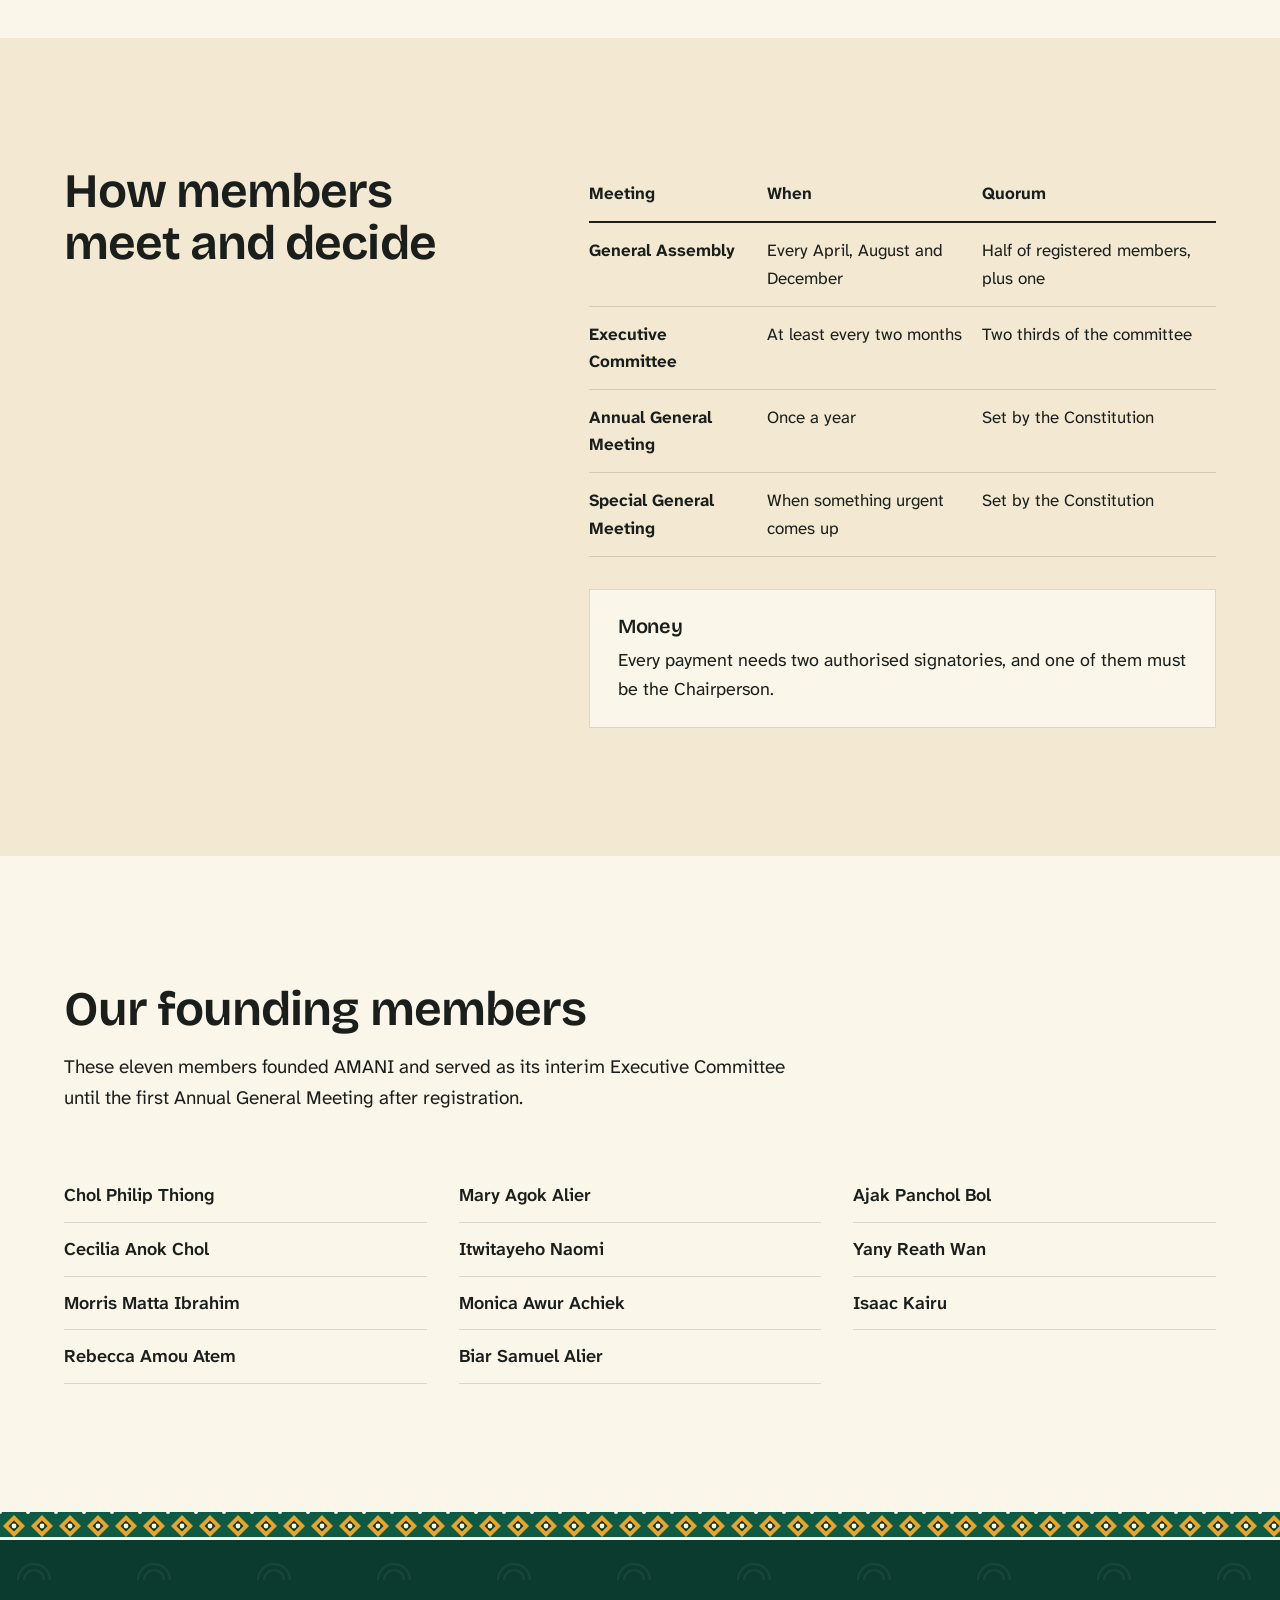
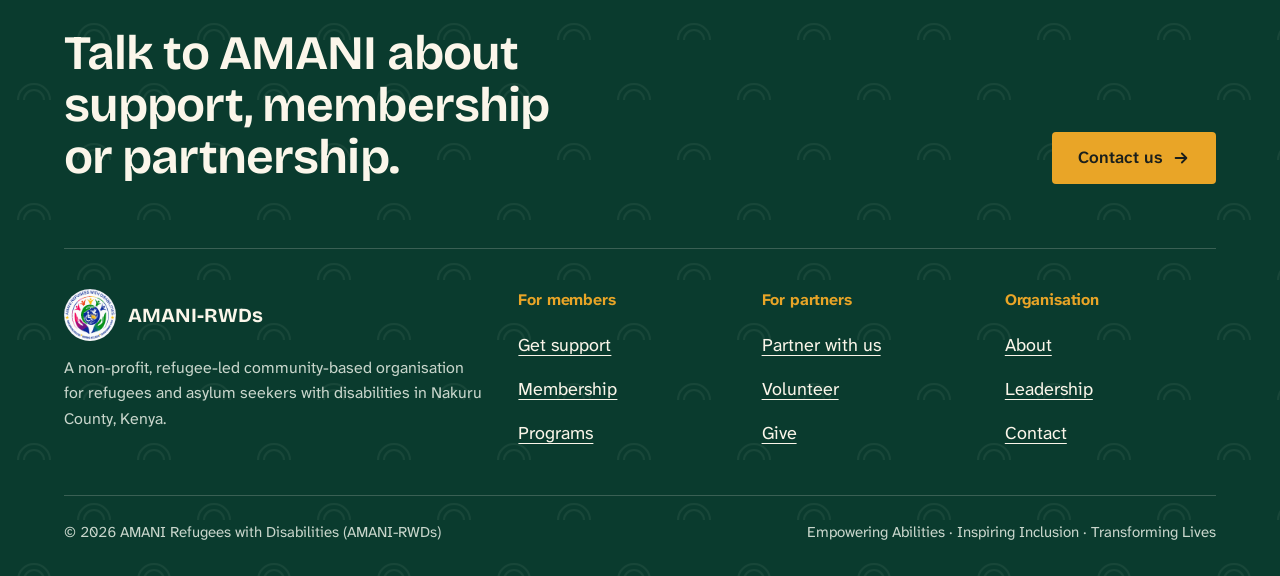
<file: leadership.html>
<!DOCTYPE html>
<html lang="en">
<head>
<meta charset="UTF-8">
<meta name="viewport" content="width=device-width, initial-scale=1">
<title>Leadership and governance | AMANI-RWDs</title>
<meta name="description" content="How AMANI-RWDs is governed: the General Assembly, the elected Executive Committee, meeting rules and the founding members.">
<meta name="theme-color" content="#0a3b2e">
<link rel="icon" href="assets/images/favicon.png" type="image/png">
<link rel="apple-touch-icon" href="assets/images/favicon-180.png">
<link rel="preload" href="assets/fonts/atkinson-hyperlegible-next-latin-wght-normal.woff2" as="font" type="font/woff2" crossorigin>
<link rel="preload" href="assets/fonts/bricolage-grotesque-latin-wght-normal.woff2" as="font" type="font/woff2" crossorigin>
<link rel="stylesheet" href="assets/css/style.css">
<script>document.documentElement.classList.add("js")</script>
<meta property="og:title" content="Leadership and governance | AMANI-RWDs">
<meta property="og:description" content="How AMANI-RWDs is governed: the General Assembly, the elected Executive Committee, meeting rules and the founding members.">
<meta property="og:image" content="assets/images/logo.png">
<meta property="og:type" content="website">
<meta name="twitter:card" content="summary">
</head>
<body>
<a class="skip-link" href="#main">Skip to main content</a>
<header class="site-header">
  <div class="wrap">
    <a class="brand" href="index.html">
      <img src="assets/images/logo.png" alt="" width="48" height="48">
      <span><span class="brand-name">AMANI-RWDs</span><span class="brand-sub">Refugees with Disabilities · Nakuru</span></span>
    </a>
    <button class="nav-toggle" type="button" aria-expanded="false" aria-controls="main-nav"><span class="bars" aria-hidden="true"></span><span class="label">Menu</span></button>
    <nav class="main-nav" id="main-nav" aria-label="Main">
      <ul><li><a href="about.html">About</a></li><li><a href="programs.html">Programs</a></li><li><a href="leadership.html" aria-current="page">Leadership</a></li><li><a href="support.html">Get support</a></li><li><a href="get-involved.html">Get involved</a></li><li class="nav-contact"><a href="contact.html">Contact</a></li></ul>
    </nav>
    <a class="btn btn-primary header-cta" href="contact.html">Contact us</a>
  </div>
</header>

<main id="main">

  <div class="page-head on-deep">
    <div class="wrap">
      <p class="crumbs"><a href="index.html">Home</a> / Leadership</p>
      <h1>Leadership and governance</h1>
      <p class="lead">The members are in charge. The General Assembly makes the big decisions, and an elected Executive Committee runs AMANI between meetings.</p>
    </div>
  </div>

  <section class="section" aria-labelledby="committee">
    <div class="wrap">
      <div class="section-head">
        <h2 id="committee">The Executive Committee</h2>
        <p>Five office bearers, elected by the members by secret ballot for three-year terms.</p>
      </div>
      <div class="roles"><div class="role"><h3>Chairperson</h3><p>Leads the organisation.</p><ul><li>Sets overall direction</li><li>Chairs General Assembly and Executive Committee meetings</li><li>Represents AMANI to government, donors and partners</li><li>Bank signatory; casts the deciding vote in a tie</li></ul></div><div class="role"><h3>Vice Chairperson</h3><p>Supports the Chairperson.</p><ul><li>Acts as Chairperson when needed</li><li>Coordinates committee work</li><li>Follows up on resolutions</li></ul></div><div class="role"><h3>Secretary</h3><p>Runs administration.</p><ul><li>Calls meetings, prepares agendas and minutes</li><li>Keeps the membership register and official records</li><li>Prepares annual reports; bank signatory</li></ul></div><div class="role"><h3>Vice Secretary</h3><p>Supports the Secretary.</p><ul><li>Acts as Secretary when needed</li><li>Supports records and communication between members</li></ul></div><div class="role"><h3>Treasurer</h3><p>Keeps the finances.</p><ul><li>Keeps financial records and reports quarterly and yearly</li><li>Banks all funds and tracks spending</li><li>Presents accounts to members; works with auditors; bank signatory</li></ul></div></div>
    </div>
  </section>

  <section class="section section--alt" aria-labelledby="meet">
    <div class="wrap split">
      <div>
        <h2 id="meet">How members meet and decide</h2>
      </div>
      <div>
        <table>
          <thead><tr><th scope="col">Meeting</th><th scope="col">When</th><th scope="col">Quorum</th></tr></thead>
          <tbody>
            <tr><th scope="row">General Assembly</th><td>Every April, August and December</td><td>Half of registered members, plus one</td></tr>
            <tr><th scope="row">Executive Committee</th><td>At least every two months</td><td>Two thirds of the committee</td></tr>
            <tr><th scope="row">Annual General Meeting</th><td>Once a year</td><td>Set by the Constitution</td></tr>
            <tr><th scope="row">Special General Meeting</th><td>When something urgent comes up</td><td>Set by the Constitution</td></tr>
          </tbody>
        </table>
        <div class="note">
          <h3>Money</h3>
          <p>Every payment needs two authorised signatories, and one of them must be the Chairperson.</p>
        </div>
      </div>
    </div>
  </section>

  <section class="section" aria-labelledby="founders">
    <div class="wrap">
      <div class="section-head">
        <h2 id="founders">Our founding members</h2>
        <p>These eleven members founded AMANI and served as its interim Executive Committee until the first Annual General Meeting after registration.</p>
      </div>
      <ul class="founders"><li>Chol Philip Thiong</li><li>Cecilia Anok Chol</li><li>Morris Matta Ibrahim</li><li>Rebecca Amou Atem</li><li>Mary Agok Alier</li><li>Itwitayeho Naomi</li><li>Monica Awur Achiek</li><li>Biar Samuel Alier</li><li>Ajak Panchol Bol</li><li>Yany Reath Wan</li><li>Isaac Kairu</li></ul>
    </div>
  </section>
</main>

<footer class="site-footer">
  <div class="edge" aria-hidden="true"></div>
  <div class="body on-deep">
    <div class="wrap">
      <div class="footer-close">
        <h2>Talk to AMANI about support, membership or partnership.</h2>
        <a class="btn btn-primary" href="contact.html">Contact us <svg viewBox="0 0 20 20" aria-hidden="true" focusable="false"><path d="M4 10h11M11 5l5 5-5 5" fill="none" stroke="currentColor" stroke-width="2" stroke-linecap="round" stroke-linejoin="round"/></svg></a>
      </div>
      <div class="footer-grid">
        <div>
          <div class="footer-brand"><img src="assets/images/logo.png" alt="" width="52" height="52"><strong>AMANI-RWDs</strong></div>
          <p>A non-profit, refugee-led community-based organisation for refugees and asylum seekers with disabilities in Nakuru County, Kenya.</p>
        </div>
        <div>
          <h3>For members</h3>
          <ul>
            <li><a href="support.html">Get support</a></li>
            <li><a href="support.html#membership">Membership</a></li>
            <li><a href="programs.html">Programs</a></li>
          </ul>
        </div>
        <div>
          <h3>For partners</h3>
          <ul>
            <li><a href="get-involved.html#partner">Partner with us</a></li>
            <li><a href="get-involved.html#volunteer">Volunteer</a></li>
            <li><a href="get-involved.html#give">Give</a></li>
          </ul>
        </div>
        <div>
          <h3>Organisation</h3>
          <ul>
            <li><a href="about.html">About</a></li>
            <li><a href="leadership.html">Leadership</a></li>
            <li><a href="contact.html">Contact</a></li>
          </ul>
        </div>
      </div>
      <div class="footer-bottom">
        <span>&copy; <span data-year>2026</span> AMANI Refugees with Disabilities (AMANI-RWDs)</span>
        <span>Empowering Abilities · Inspiring Inclusion · Transforming Lives</span>
      </div>
    </div>
  </div>
</footer>
<script src="assets/js/script.js" defer></script>
</body>
</html>
</file>
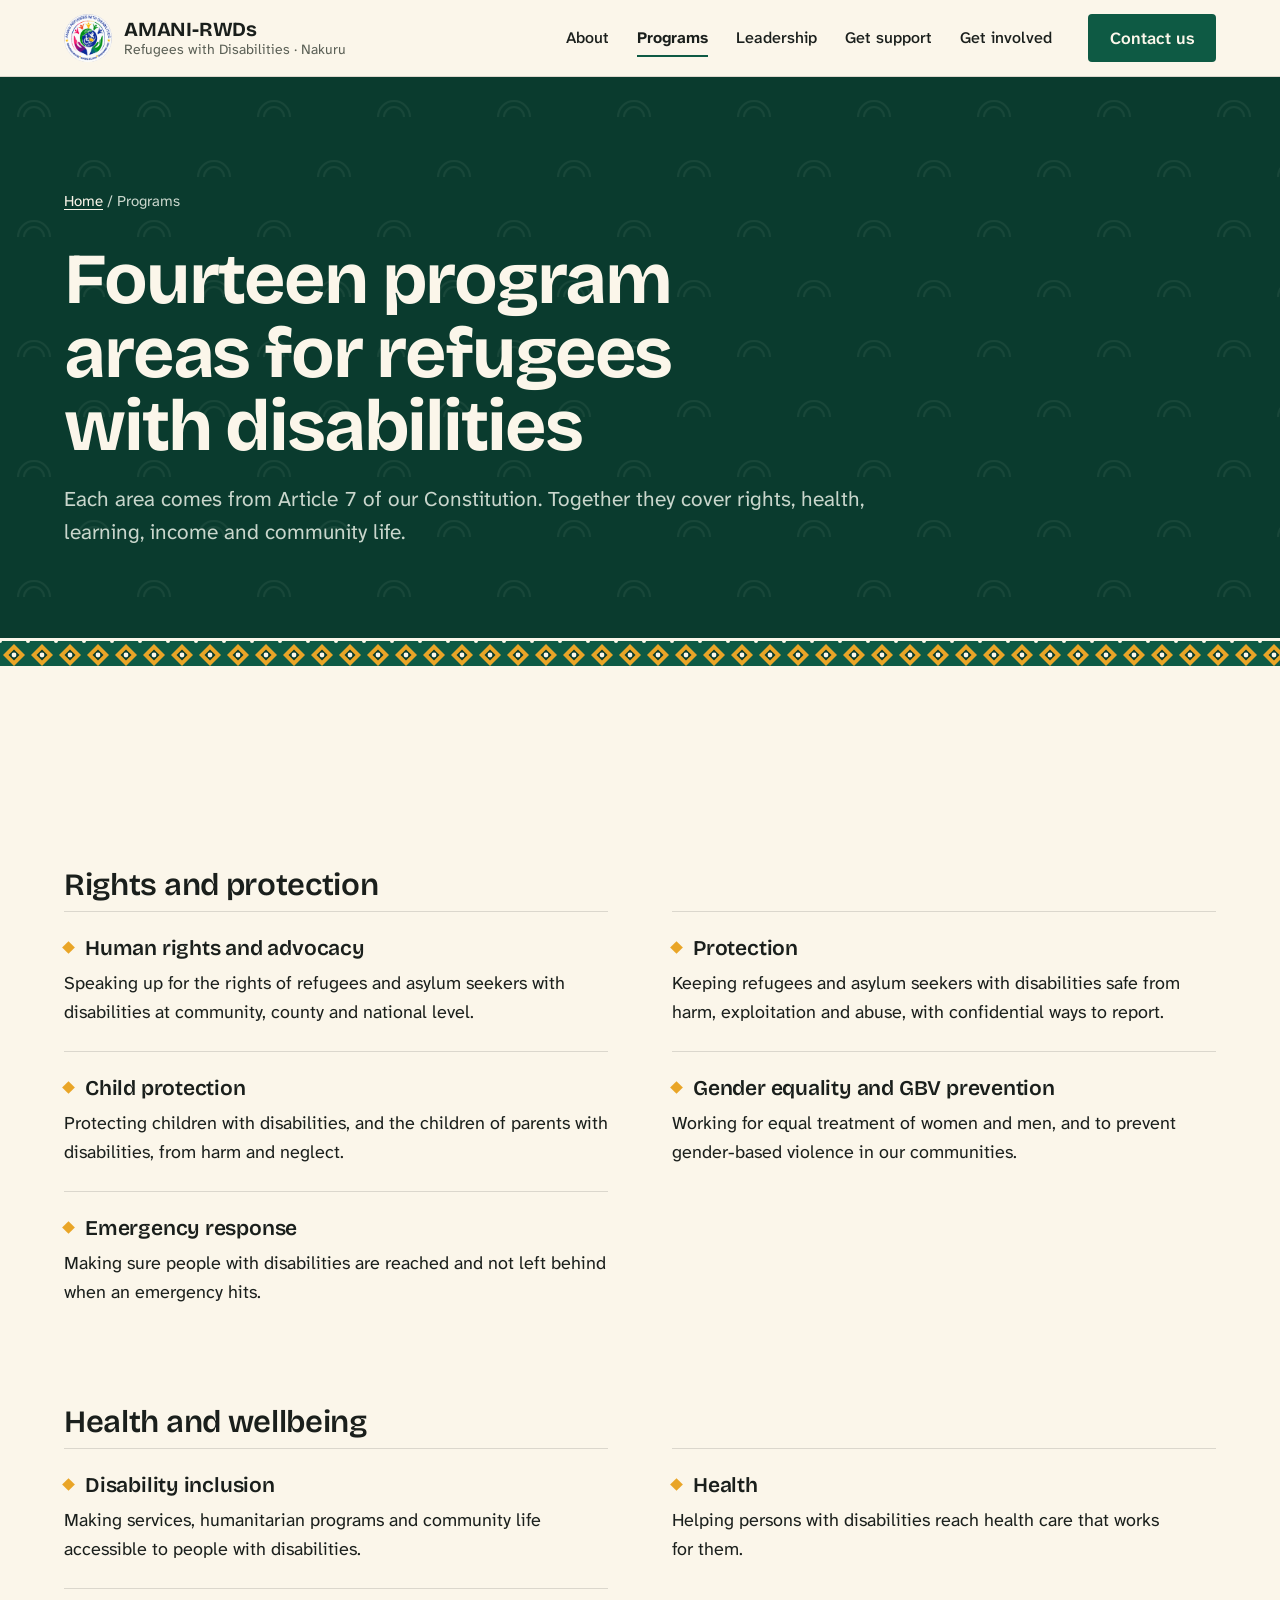
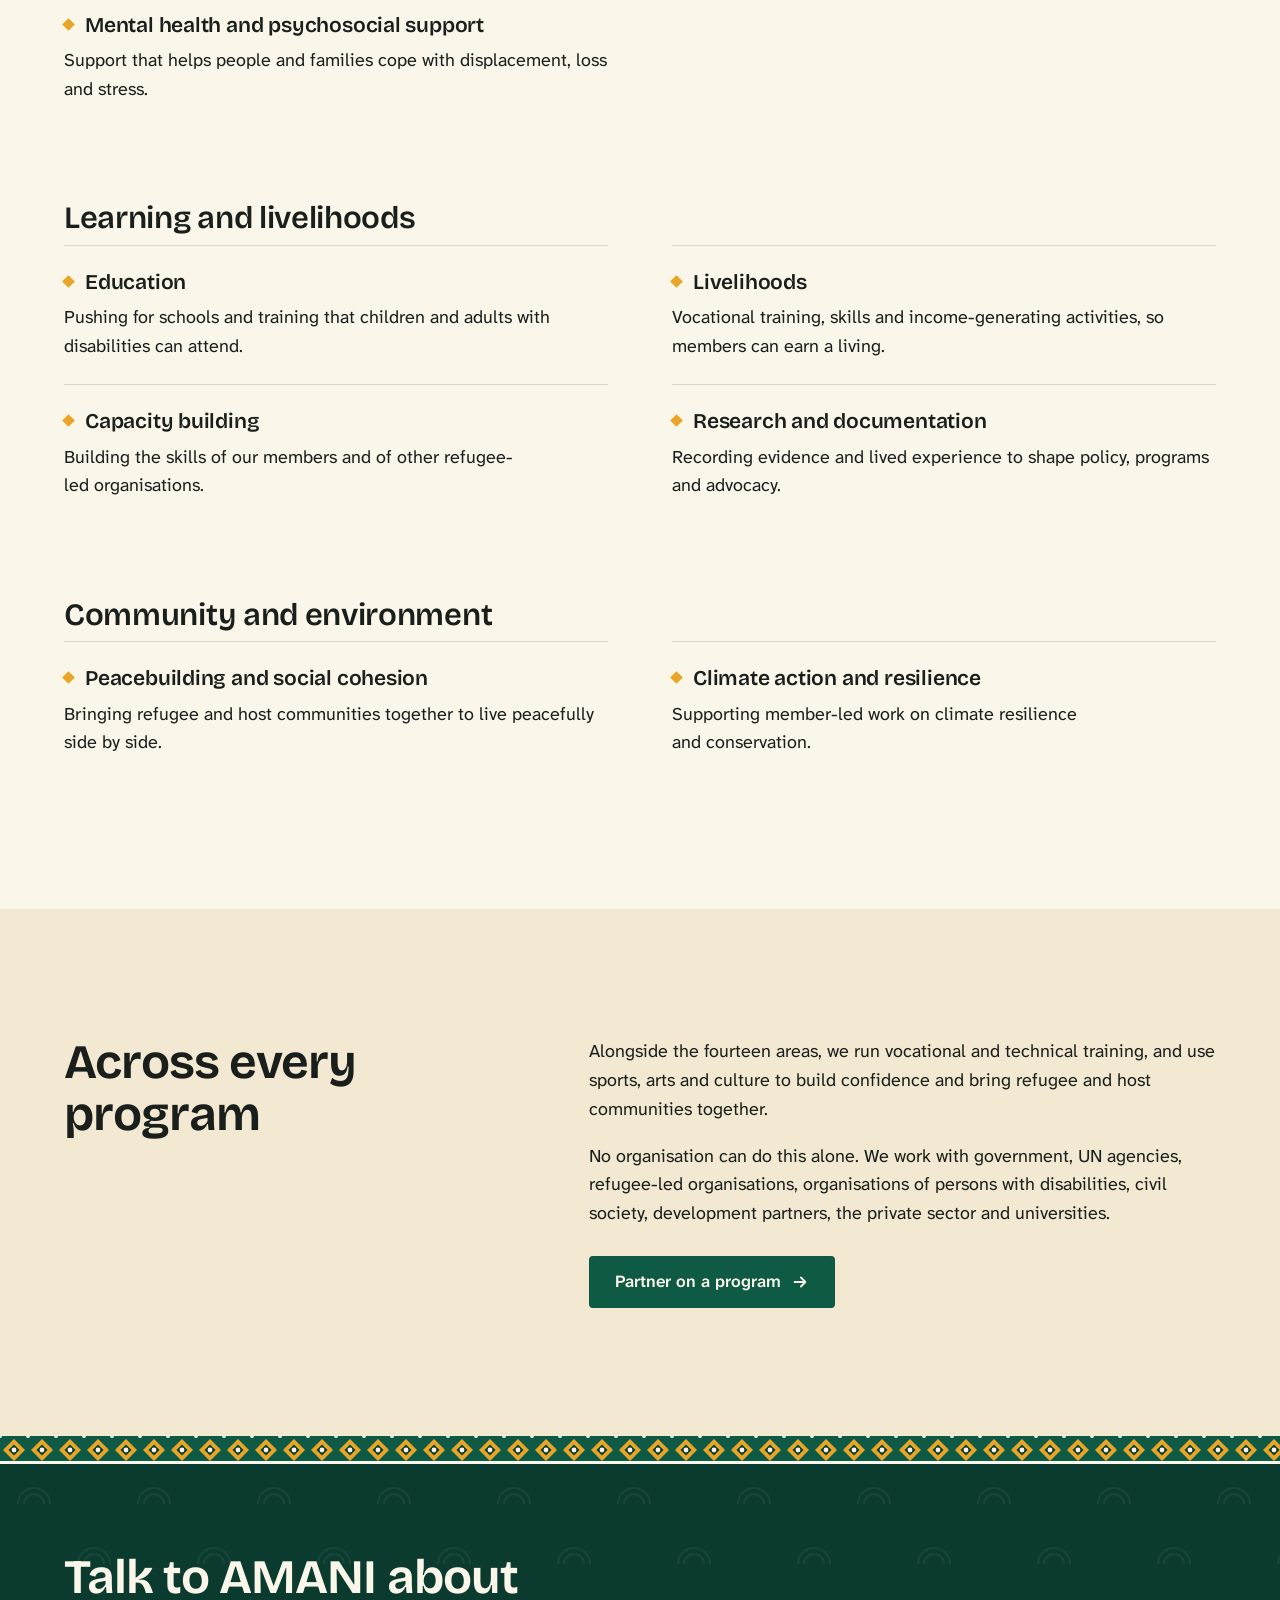
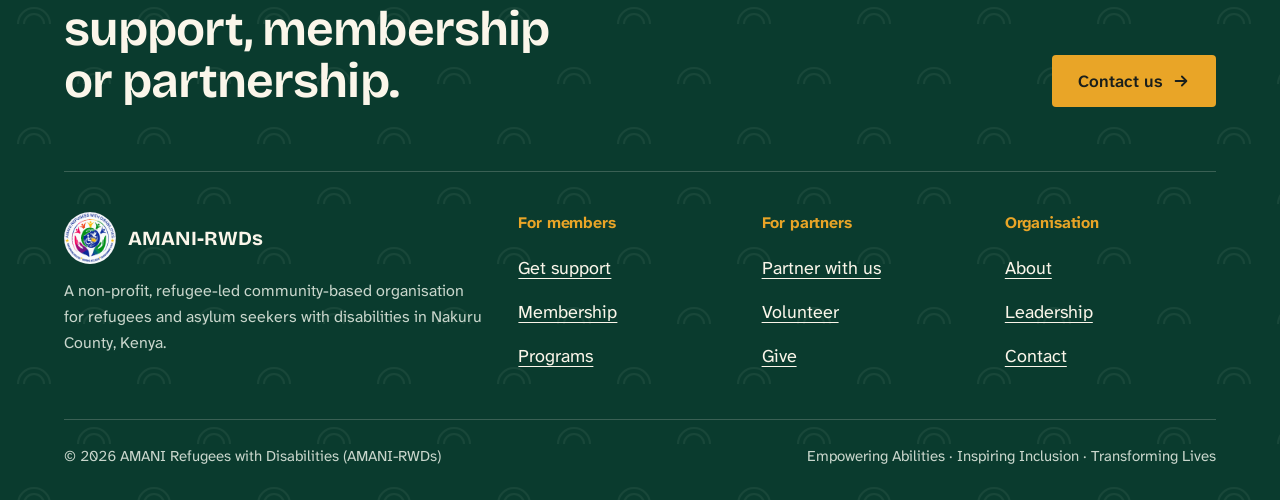
<file: programs.html>
<!DOCTYPE html>
<html lang="en">
<head>
<meta charset="UTF-8">
<meta name="viewport" content="width=device-width, initial-scale=1">
<title>Programs: fourteen areas of work | AMANI-RWDs</title>
<meta name="description" content="AMANI-RWDs' fourteen program areas for refugees and asylum seekers with disabilities in Nakuru: rights and protection, health, learning, livelihoods and community.">
<meta name="theme-color" content="#0a3b2e">
<link rel="icon" href="assets/images/favicon.png" type="image/png">
<link rel="apple-touch-icon" href="assets/images/favicon-180.png">
<link rel="preload" href="assets/fonts/atkinson-hyperlegible-next-latin-wght-normal.woff2" as="font" type="font/woff2" crossorigin>
<link rel="preload" href="assets/fonts/bricolage-grotesque-latin-wght-normal.woff2" as="font" type="font/woff2" crossorigin>
<link rel="stylesheet" href="assets/css/style.css">
<script>document.documentElement.classList.add("js")</script>
<meta property="og:title" content="Programs: fourteen areas of work | AMANI-RWDs">
<meta property="og:description" content="AMANI-RWDs' fourteen program areas for refugees and asylum seekers with disabilities in Nakuru: rights and protection, health, learning, livelihoods and community.">
<meta property="og:image" content="assets/images/logo.png">
<meta property="og:type" content="website">
<meta name="twitter:card" content="summary">
</head>
<body>
<a class="skip-link" href="#main">Skip to main content</a>
<header class="site-header">
  <div class="wrap">
    <a class="brand" href="index.html">
      <img src="assets/images/logo.png" alt="" width="48" height="48">
      <span><span class="brand-name">AMANI-RWDs</span><span class="brand-sub">Refugees with Disabilities · Nakuru</span></span>
    </a>
    <button class="nav-toggle" type="button" aria-expanded="false" aria-controls="main-nav"><span class="bars" aria-hidden="true"></span><span class="label">Menu</span></button>
    <nav class="main-nav" id="main-nav" aria-label="Main">
      <ul><li><a href="about.html">About</a></li><li><a href="programs.html" aria-current="page">Programs</a></li><li><a href="leadership.html">Leadership</a></li><li><a href="support.html">Get support</a></li><li><a href="get-involved.html">Get involved</a></li><li class="nav-contact"><a href="contact.html">Contact</a></li></ul>
    </nav>
    <a class="btn btn-primary header-cta" href="contact.html">Contact us</a>
  </div>
</header>

<main id="main">

  <div class="page-head on-deep">
    <div class="wrap">
      <p class="crumbs"><a href="index.html">Home</a> / Programs</p>
      <h1>Fourteen program areas for refugees with disabilities</h1>
      <p class="lead">Each area comes from Article 7 of our Constitution. Together they cover rights, health, learning, income and community life.</p>
    </div>
  </div>

  <section class="section" aria-labelledby="all">
    <div class="wrap">
      <h2 id="all" class="visually-hidden">All program areas</h2>
      <h3 class="group-title" style="font-size:clamp(1.5rem,1.3rem + .8vw,2rem)">Rights and protection</h3><div class="areas"><div class="area"><h3>Human rights and advocacy</h3><p>Speaking up for the rights of refugees and asylum seekers with disabilities at community, county and national level.</p></div><div class="area"><h3>Protection</h3><p>Keeping refugees and asylum seekers with disabilities safe from harm, exploitation and abuse, with confidential ways to report.</p></div><div class="area"><h3>Child protection</h3><p>Protecting children with disabilities, and the children of parents with disabilities, from harm and neglect.</p></div><div class="area"><h3>Gender equality and GBV prevention</h3><p>Working for equal treatment of women and men, and to prevent gender-based violence in our communities.</p></div><div class="area"><h3>Emergency response</h3><p>Making sure people with disabilities are reached and not left behind when an emergency hits.</p></div></div><h3 class="group-title" style="font-size:clamp(1.5rem,1.3rem + .8vw,2rem)">Health and wellbeing</h3><div class="areas"><div class="area"><h3>Disability inclusion</h3><p>Making services, humanitarian programs and community life accessible to people with disabilities.</p></div><div class="area"><h3>Health</h3><p>Helping persons with disabilities reach health care that works for them.</p></div><div class="area"><h3>Mental health and psychosocial support</h3><p>Support that helps people and families cope with displacement, loss and stress.</p></div></div><h3 class="group-title" style="font-size:clamp(1.5rem,1.3rem + .8vw,2rem)">Learning and livelihoods</h3><div class="areas"><div class="area"><h3>Education</h3><p>Pushing for schools and training that children and adults with disabilities can attend.</p></div><div class="area"><h3>Livelihoods</h3><p>Vocational training, skills and income-generating activities, so members can earn a living.</p></div><div class="area"><h3>Capacity building</h3><p>Building the skills of our members and of other refugee-led organisations.</p></div><div class="area"><h3>Research and documentation</h3><p>Recording evidence and lived experience to shape policy, programs and advocacy.</p></div></div><h3 class="group-title" style="font-size:clamp(1.5rem,1.3rem + .8vw,2rem)">Community and environment</h3><div class="areas"><div class="area"><h3>Peacebuilding and social cohesion</h3><p>Bringing refugee and host communities together to live peacefully side by side.</p></div><div class="area"><h3>Climate action and resilience</h3><p>Supporting member-led work on climate resilience and conservation.</p></div></div>
    </div>
  </section>

  <section class="section section--alt" aria-labelledby="also">
    <div class="wrap split">
      <div><h2 id="also">Across every program</h2></div>
      <div class="measure">
        <p>Alongside the fourteen areas, we run vocational and technical training, and use sports, arts and culture to build confidence and bring refugee and host communities together.</p>
        <p>No organisation can do this alone. We work with government, UN agencies, refugee-led organisations, organisations of persons with disabilities, civil society, development partners, the private sector and universities.</p>
        <p style="margin-top:28px"><a class="btn btn-primary" href="get-involved.html#partner">Partner on a program <svg viewBox="0 0 20 20" aria-hidden="true" focusable="false"><path d="M4 10h11M11 5l5 5-5 5" fill="none" stroke="currentColor" stroke-width="2" stroke-linecap="round" stroke-linejoin="round"/></svg></a></p>
      </div>
    </div>
  </section>
</main>

<footer class="site-footer">
  <div class="edge" aria-hidden="true"></div>
  <div class="body on-deep">
    <div class="wrap">
      <div class="footer-close">
        <h2>Talk to AMANI about support, membership or partnership.</h2>
        <a class="btn btn-primary" href="contact.html">Contact us <svg viewBox="0 0 20 20" aria-hidden="true" focusable="false"><path d="M4 10h11M11 5l5 5-5 5" fill="none" stroke="currentColor" stroke-width="2" stroke-linecap="round" stroke-linejoin="round"/></svg></a>
      </div>
      <div class="footer-grid">
        <div>
          <div class="footer-brand"><img src="assets/images/logo.png" alt="" width="52" height="52"><strong>AMANI-RWDs</strong></div>
          <p>A non-profit, refugee-led community-based organisation for refugees and asylum seekers with disabilities in Nakuru County, Kenya.</p>
        </div>
        <div>
          <h3>For members</h3>
          <ul>
            <li><a href="support.html">Get support</a></li>
            <li><a href="support.html#membership">Membership</a></li>
            <li><a href="programs.html">Programs</a></li>
          </ul>
        </div>
        <div>
          <h3>For partners</h3>
          <ul>
            <li><a href="get-involved.html#partner">Partner with us</a></li>
            <li><a href="get-involved.html#volunteer">Volunteer</a></li>
            <li><a href="get-involved.html#give">Give</a></li>
          </ul>
        </div>
        <div>
          <h3>Organisation</h3>
          <ul>
            <li><a href="about.html">About</a></li>
            <li><a href="leadership.html">Leadership</a></li>
            <li><a href="contact.html">Contact</a></li>
          </ul>
        </div>
      </div>
      <div class="footer-bottom">
        <span>&copy; <span data-year>2026</span> AMANI Refugees with Disabilities (AMANI-RWDs)</span>
        <span>Empowering Abilities · Inspiring Inclusion · Transforming Lives</span>
      </div>
    </div>
  </div>
</footer>
<script src="assets/js/script.js" defer></script>
</body>
</html>
</file>
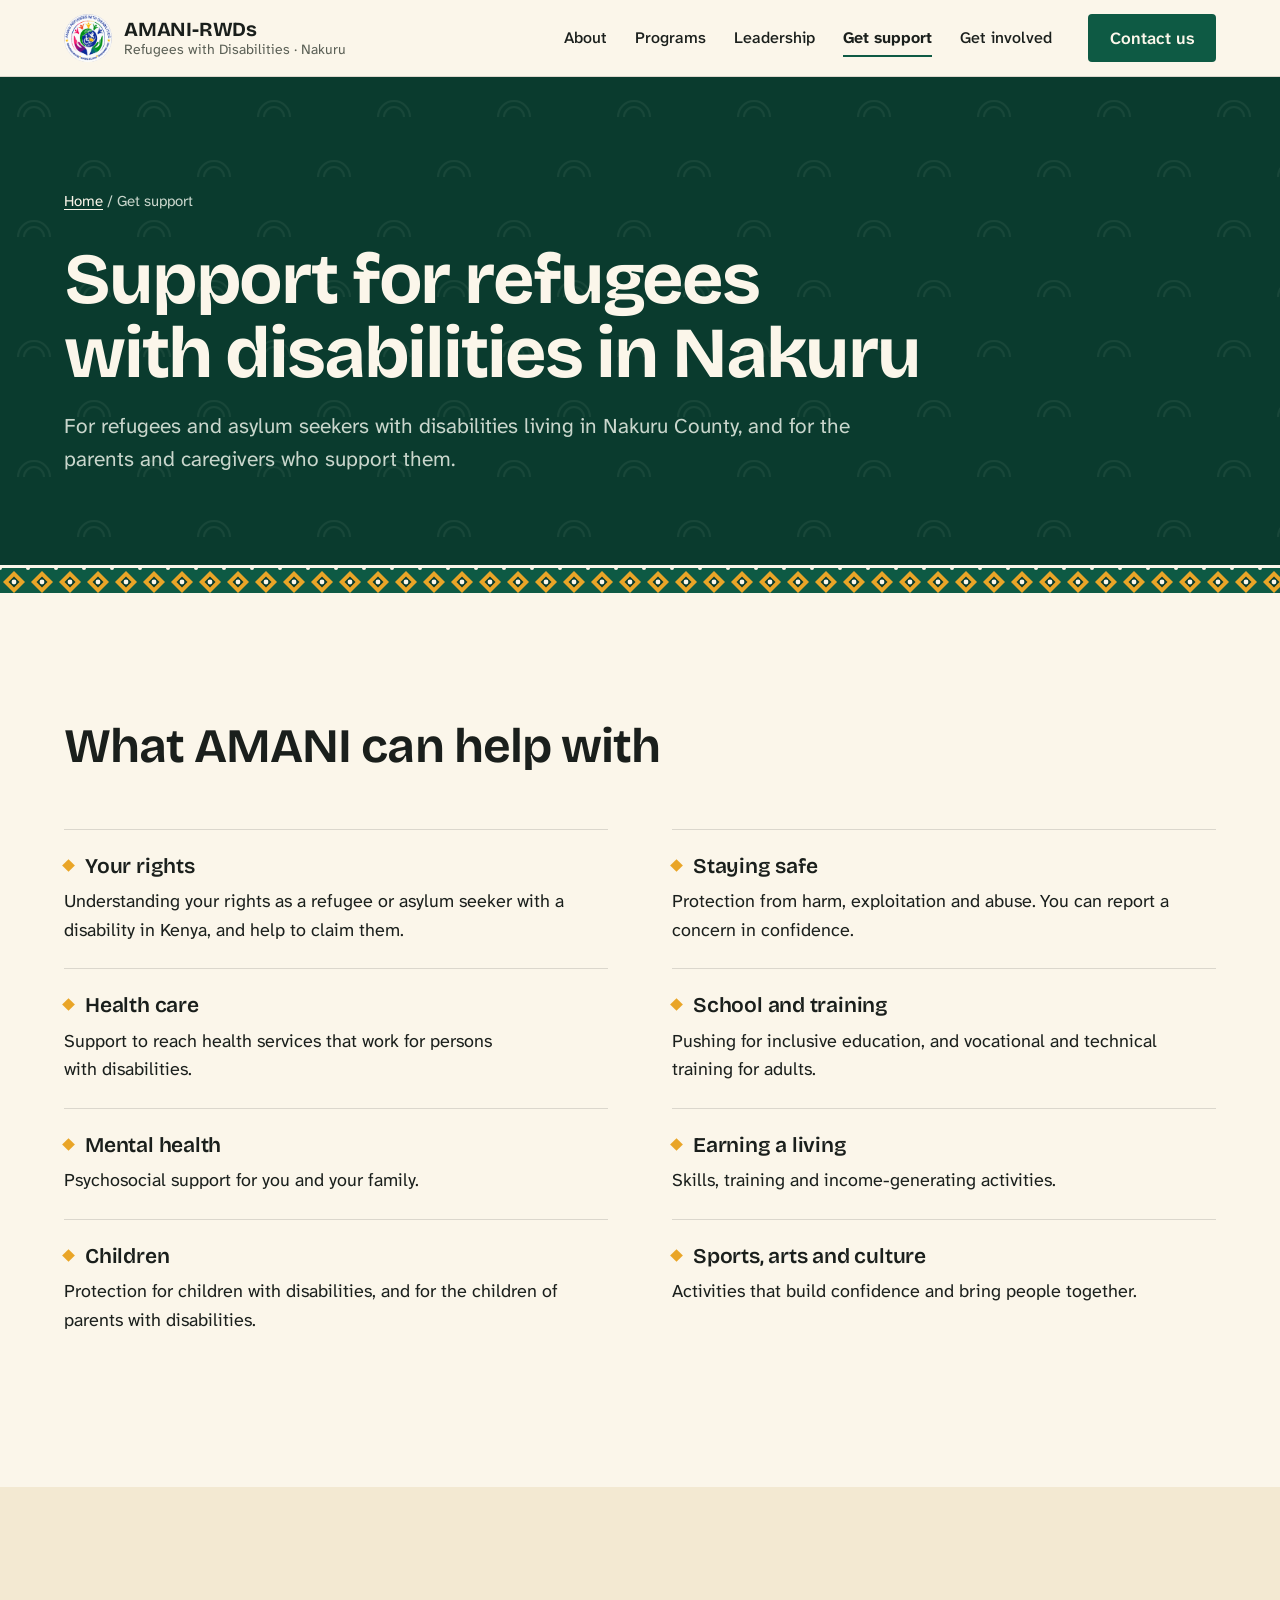
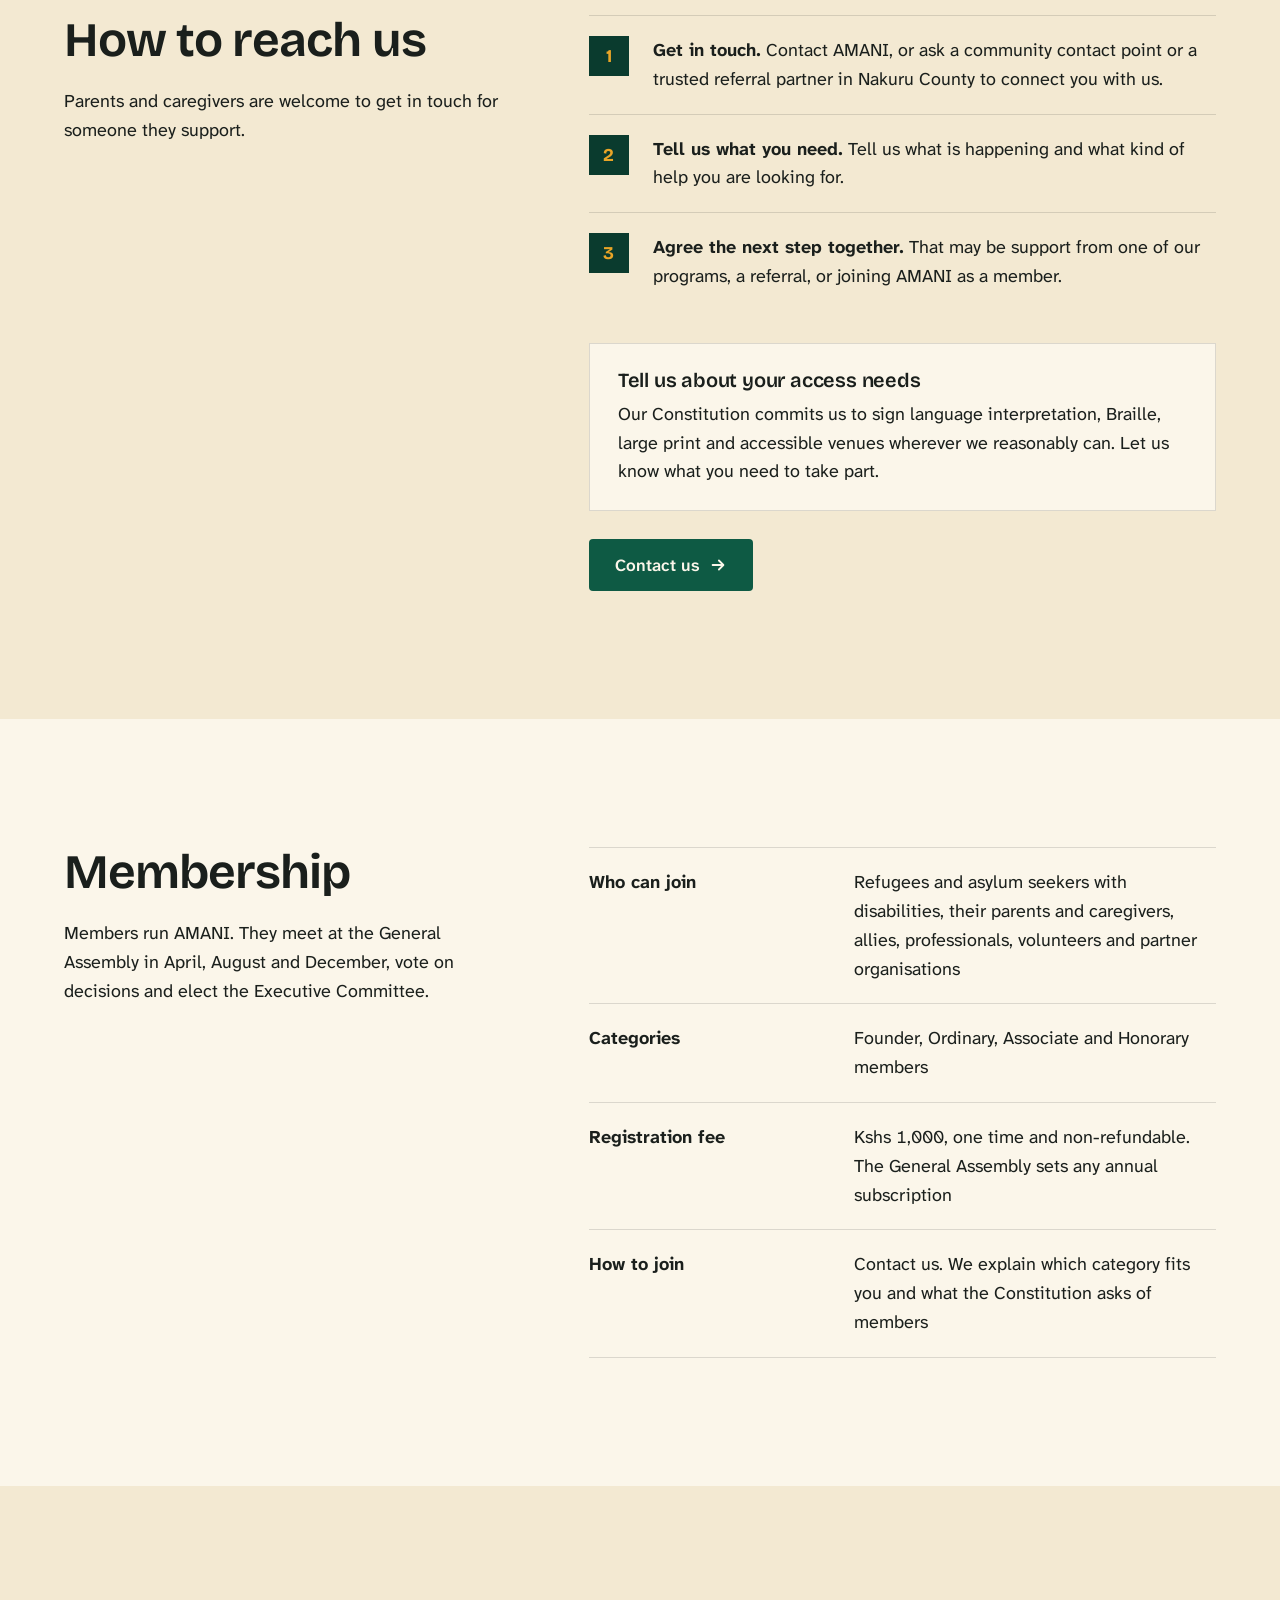
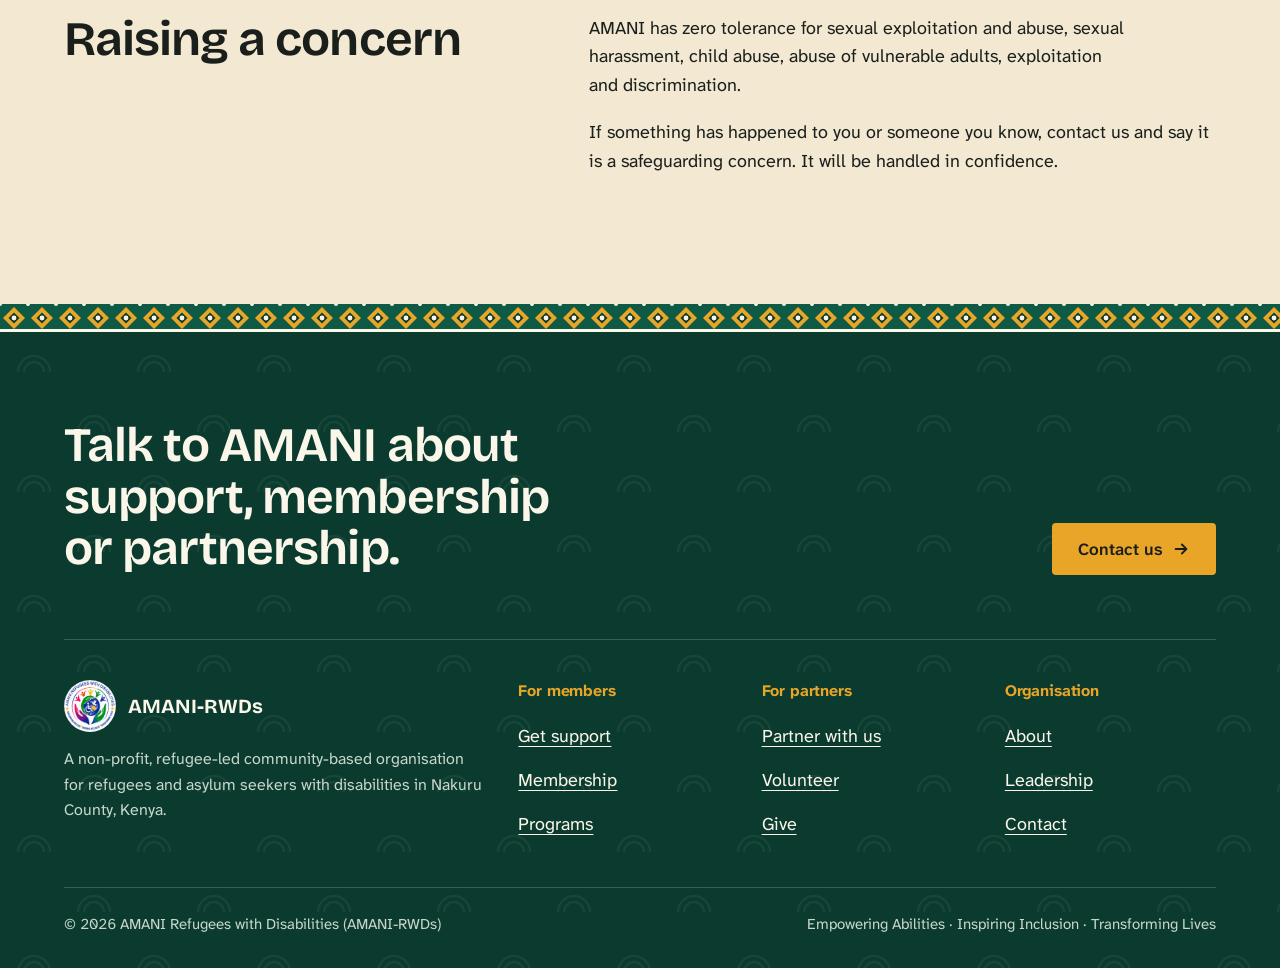
<file: support.html>
<!DOCTYPE html>
<html lang="en">
<head>
<meta charset="UTF-8">
<meta name="viewport" content="width=device-width, initial-scale=1">
<title>Get support: AMANI Refugees with Disabilities, Nakuru</title>
<meta name="description" content="How refugees and asylum seekers with disabilities in Nakuru County, and their caregivers, can get support from AMANI-RWDs and become members.">
<meta name="theme-color" content="#0a3b2e">
<link rel="icon" href="assets/images/favicon.png" type="image/png">
<link rel="apple-touch-icon" href="assets/images/favicon-180.png">
<link rel="preload" href="assets/fonts/atkinson-hyperlegible-next-latin-wght-normal.woff2" as="font" type="font/woff2" crossorigin>
<link rel="preload" href="assets/fonts/bricolage-grotesque-latin-wght-normal.woff2" as="font" type="font/woff2" crossorigin>
<link rel="stylesheet" href="assets/css/style.css">
<script>document.documentElement.classList.add("js")</script>
<meta property="og:title" content="Get support: AMANI Refugees with Disabilities, Nakuru">
<meta property="og:description" content="How refugees and asylum seekers with disabilities in Nakuru County, and their caregivers, can get support from AMANI-RWDs and become members.">
<meta property="og:image" content="assets/images/logo.png">
<meta property="og:type" content="website">
<meta name="twitter:card" content="summary">
</head>
<body>
<a class="skip-link" href="#main">Skip to main content</a>
<header class="site-header">
  <div class="wrap">
    <a class="brand" href="index.html">
      <img src="assets/images/logo.png" alt="" width="48" height="48">
      <span><span class="brand-name">AMANI-RWDs</span><span class="brand-sub">Refugees with Disabilities · Nakuru</span></span>
    </a>
    <button class="nav-toggle" type="button" aria-expanded="false" aria-controls="main-nav"><span class="bars" aria-hidden="true"></span><span class="label">Menu</span></button>
    <nav class="main-nav" id="main-nav" aria-label="Main">
      <ul><li><a href="about.html">About</a></li><li><a href="programs.html">Programs</a></li><li><a href="leadership.html">Leadership</a></li><li><a href="support.html" aria-current="page">Get support</a></li><li><a href="get-involved.html">Get involved</a></li><li class="nav-contact"><a href="contact.html">Contact</a></li></ul>
    </nav>
    <a class="btn btn-primary header-cta" href="contact.html">Contact us</a>
  </div>
</header>

<main id="main">

  <div class="page-head on-deep">
    <div class="wrap">
      <p class="crumbs"><a href="index.html">Home</a> / Get support</p>
      <h1>Support for refugees with disabilities in Nakuru</h1>
      <p class="lead">For refugees and asylum seekers with disabilities living in Nakuru County, and for the parents and caregivers who support them.</p>
    </div>
  </div>

  <section class="section" aria-labelledby="help">
    <div class="wrap">
      <div class="section-head"><h2 id="help">What AMANI can help with</h2></div>
      <div class="areas"><div class="area"><h3>Your rights</h3><p>Understanding your rights as a refugee or asylum seeker with a disability in Kenya, and help to claim them.</p></div><div class="area"><h3>Staying safe</h3><p>Protection from harm, exploitation and abuse. You can report a concern in confidence.</p></div><div class="area"><h3>Health care</h3><p>Support to reach health services that work for persons with disabilities.</p></div><div class="area"><h3>School and training</h3><p>Pushing for inclusive education, and vocational and technical training for adults.</p></div><div class="area"><h3>Mental health</h3><p>Psychosocial support for you and your family.</p></div><div class="area"><h3>Earning a living</h3><p>Skills, training and income-generating activities.</p></div><div class="area"><h3>Children</h3><p>Protection for children with disabilities, and for the children of parents with disabilities.</p></div><div class="area"><h3>Sports, arts and culture</h3><p>Activities that build confidence and bring people together.</p></div></div>
    </div>
  </section>

  <section class="section section--alt" aria-labelledby="reach">
    <div class="wrap split">
      <div>
        <h2 id="reach">How to reach us</h2>
        <p style="margin-top:20px" class="measure">Parents and caregivers are welcome to get in touch for someone they support.</p>
      </div>
      <div>
        <ol class="steps">
          <li><div><strong>Get in touch.</strong> Contact AMANI, or ask a community contact point or a trusted referral partner in Nakuru County to connect you with us.</div></li>
          <li><div><strong>Tell us what you need.</strong> Tell us what is happening and what kind of help you are looking for.</div></li>
          <li><div><strong>Agree the next step together.</strong> That may be support from one of our programs, a referral, or joining AMANI as a member.</div></li>
        </ol>
        <div class="note">
          <h3>Tell us about your access needs</h3>
          <p>Our Constitution commits us to sign language interpretation, Braille, large print and accessible venues wherever we reasonably can. Let us know what you need to take part.</p>
        </div>
        <p style="margin-top:28px"><a class="btn btn-primary" href="contact.html">Contact us <svg viewBox="0 0 20 20" aria-hidden="true" focusable="false"><path d="M4 10h11M11 5l5 5-5 5" fill="none" stroke="currentColor" stroke-width="2" stroke-linecap="round" stroke-linejoin="round"/></svg></a></p>
      </div>
    </div>
  </section>

  <section class="section" id="membership" aria-labelledby="member">
    <div class="wrap split">
      <div>
        <h2 id="member">Membership</h2>
        <p style="margin-top:20px" class="measure">Members run AMANI. They meet at the General Assembly in April, August and December, vote on decisions and elect the Executive Committee.</p>
      </div>
      <div>
        <ul class="facts">
          <li><span class="k">Who can join</span><span class="v">Refugees and asylum seekers with disabilities, their parents and caregivers, allies, professionals, volunteers and partner organisations</span></li>
          <li><span class="k">Categories</span><span class="v">Founder, Ordinary, Associate and Honorary members</span></li>
          <li><span class="k">Registration fee</span><span class="v">Kshs 1,000, one time and non-refundable. The General Assembly sets any annual subscription</span></li>
          <li><span class="k">How to join</span><span class="v">Contact us. We explain which category fits you and what the Constitution asks of members</span></li>
        </ul>
      </div>
    </div>
  </section>

  <section class="section section--alt" id="concern" aria-labelledby="concern-h">
    <div class="wrap split">
      <div><h2 id="concern-h">Raising a concern</h2></div>
      <div class="measure">
        <p>AMANI has zero tolerance for sexual exploitation and abuse, sexual harassment, child abuse, abuse of vulnerable adults, exploitation and discrimination.</p>
        <p>If something has happened to you or someone you know, contact us and say it is a safeguarding concern. It will be handled in confidence.</p>
      </div>
    </div>
  </section>
</main>

<footer class="site-footer">
  <div class="edge" aria-hidden="true"></div>
  <div class="body on-deep">
    <div class="wrap">
      <div class="footer-close">
        <h2>Talk to AMANI about support, membership or partnership.</h2>
        <a class="btn btn-primary" href="contact.html">Contact us <svg viewBox="0 0 20 20" aria-hidden="true" focusable="false"><path d="M4 10h11M11 5l5 5-5 5" fill="none" stroke="currentColor" stroke-width="2" stroke-linecap="round" stroke-linejoin="round"/></svg></a>
      </div>
      <div class="footer-grid">
        <div>
          <div class="footer-brand"><img src="assets/images/logo.png" alt="" width="52" height="52"><strong>AMANI-RWDs</strong></div>
          <p>A non-profit, refugee-led community-based organisation for refugees and asylum seekers with disabilities in Nakuru County, Kenya.</p>
        </div>
        <div>
          <h3>For members</h3>
          <ul>
            <li><a href="support.html">Get support</a></li>
            <li><a href="support.html#membership">Membership</a></li>
            <li><a href="programs.html">Programs</a></li>
          </ul>
        </div>
        <div>
          <h3>For partners</h3>
          <ul>
            <li><a href="get-involved.html#partner">Partner with us</a></li>
            <li><a href="get-involved.html#volunteer">Volunteer</a></li>
            <li><a href="get-involved.html#give">Give</a></li>
          </ul>
        </div>
        <div>
          <h3>Organisation</h3>
          <ul>
            <li><a href="about.html">About</a></li>
            <li><a href="leadership.html">Leadership</a></li>
            <li><a href="contact.html">Contact</a></li>
          </ul>
        </div>
      </div>
      <div class="footer-bottom">
        <span>&copy; <span data-year>2026</span> AMANI Refugees with Disabilities (AMANI-RWDs)</span>
        <span>Empowering Abilities · Inspiring Inclusion · Transforming Lives</span>
      </div>
    </div>
  </div>
</footer>
<script src="assets/js/script.js" defer></script>
</body>
</html>
</file>
<file: assets/css/style.css>
/* AMANI-RWDs — "the kanga". See DESIGN.md. */

@font-face {
  font-family: "Bricolage";
  src: url("../fonts/bricolage-grotesque-latin-wght-normal.woff2") format("woff2-variations");
  font-weight: 200 800;
  font-display: swap;
}
@font-face {
  font-family: "Atkinson";
  src: url("../fonts/atkinson-hyperlegible-next-latin-wght-normal.woff2") format("woff2-variations");
  font-weight: 200 800;
  font-style: normal;
  font-display: swap;
}
@font-face {
  font-family: "Atkinson";
  src: url("../fonts/atkinson-hyperlegible-next-latin-wght-italic.woff2") format("woff2-variations");
  font-weight: 200 800;
  font-style: italic;
  font-display: swap;
}

:root {
  --paper: #fbf6ea;
  --paper-2: #f3e9d2;
  --ink: #1a1f1c;
  --muted: #5a5f55;
  --line: rgb(26 31 28 / 0.14);
  --green: #0e5a44;
  --green-hover: #0b4a38;
  --deep: #0a3b2e;
  --gold: #e9a527;
  --gold-hover: #f2b649;
  --on-deep: #fbf6ea;
  --on-deep-muted: #c9d6cc;

  --display: "Bricolage", "Trebuchet MS", sans-serif;
  --text: "Atkinson", "Verdana", sans-serif;

  --wrap: 1200px;
  --gut: clamp(20px, 5vw, 64px);
  --sec: clamp(72px, 10vw, 128px);
  --r: 4px;

  /* The pindo print: gold diamond, cream dot, on acacia green. Tiles in both directions. */
  --pindo: url("data:image/svg+xml,%3Csvg xmlns='http://www.w3.org/2000/svg' width='28' height='28' viewBox='0 0 28 28'%3E%3Crect width='28' height='28' fill='%230e5a44'/%3E%3Cpath d='M14 3 25 14 14 25 3 14Z' fill='%23e9a527'/%3E%3Cpath d='M14 8.5 19.5 14 14 19.5 8.5 14Z' fill='%230a3b2e'/%3E%3Ccircle cx='14' cy='14' r='2.4' fill='%23fbf6ea'/%3E%3Ccircle cx='0' cy='0' r='2' fill='%23fbf6ea'/%3E%3Ccircle cx='28' cy='0' r='2' fill='%23fbf6ea'/%3E%3Ccircle cx='0' cy='28' r='2' fill='%23fbf6ea'/%3E%3Ccircle cx='28' cy='28' r='2' fill='%23fbf6ea'/%3E%3C/svg%3E");
  /* A faint half-sun scatter for the mji, from the rising sun in the logo. */
  --mji: url("data:image/svg+xml,%3Csvg xmlns='http://www.w3.org/2000/svg' width='120' height='120' viewBox='0 0 120 120'%3E%3Cg fill='none' stroke='%23fbf6ea' stroke-opacity='.06' stroke-width='2'%3E%3Cpath d='M18 40a16 16 0 0 1 32 0'/%3E%3Cpath d='M24 40a10 10 0 0 1 20 0'/%3E%3Cpath d='M78 100a16 16 0 0 1 32 0'/%3E%3Cpath d='M84 100a10 10 0 0 1 20 0'/%3E%3C/g%3E%3C/svg%3E");
}

*, *::before, *::after { box-sizing: border-box; }
html { -webkit-text-size-adjust: 100%; scroll-padding-top: 96px; }
body {
  margin: 0;
  background: var(--paper);
  color: var(--ink);
  font: 400 1.125rem/1.6 var(--text);
  font-variant-numeric: tabular-nums;
  caret-color: var(--green);
  scrollbar-color: var(--green) var(--paper-2);
}
::selection { background: var(--gold); color: var(--ink); }
img { max-width: 100%; height: auto; display: block; }
h1, h2, h3 { font-family: var(--display); color: inherit; margin: 0; text-wrap: balance; }
h1 { font-size: clamp(2.375rem, 1.6rem + 3.6vw, 4.5rem); line-height: 1.02; font-weight: 700; letter-spacing: -0.03em; }
h2 { font-size: clamp(1.875rem, 1.4rem + 2vw, 3rem); line-height: 1.08; font-weight: 650; letter-spacing: -0.02em; }
h3 { font-size: clamp(1.25rem, 1.15rem + 0.4vw, 1.5rem); line-height: 1.2; font-weight: 600; letter-spacing: -0.01em; }
p { margin: 0; text-wrap: pretty; }
p + p { margin-top: 1em; }
strong { font-weight: 700; }

a { color: var(--green); text-decoration-thickness: 1px; text-underline-offset: 0.2em; transition: text-decoration-thickness 0.15s, color 0.15s; }
a:hover { text-decoration-thickness: 2px; color: var(--green-hover); }
:focus-visible {
  outline: 3px solid var(--gold);
  outline-offset: 2px;
  box-shadow: 0 0 0 6px var(--ink);
  border-radius: 2px;
}

.wrap { width: min(100% - 2 * var(--gut), var(--wrap)); margin-inline: auto; }
.measure { max-width: 68ch; }
.muted { color: var(--muted); }
.visually-hidden { position: absolute !important; width: 1px; height: 1px; overflow: hidden; clip: rect(0 0 0 0); white-space: nowrap; }

.skip-link {
  position: absolute; left: 12px; top: -100px; z-index: 50;
  background: var(--ink); color: var(--paper); padding: 12px 18px; font-weight: 600; text-decoration: none;
}
.skip-link:focus { top: 12px; }

/* ---------- Header ---------- */
.site-header {
  position: sticky; top: 0; z-index: 20;
  background: var(--paper);
  border-bottom: 1px solid var(--line);
}
.site-header .wrap { display: flex; align-items: center; gap: 24px; min-height: 76px; }
.brand { display: flex; align-items: center; gap: 12px; text-decoration: none; color: var(--ink); margin-right: auto; }
.brand img { width: 48px; height: 48px; border-radius: 50%; }
.brand-name { font-family: var(--display); font-weight: 700; font-size: 1.25rem; letter-spacing: -0.01em; line-height: 1.1; display: block; }
.brand-sub { font-size: 0.875rem; color: var(--muted); display: block; line-height: 1.3; }
.main-nav ul { list-style: none; margin: 0; padding: 0; display: flex; gap: 4px; }
.main-nav a {
  display: block; padding: 10px 12px; color: var(--ink); text-decoration: none; font-weight: 500; font-size: 1rem;
  border-radius: var(--r); position: relative;
}
.main-nav a::after {
  content: ""; position: absolute; left: 12px; right: 12px; bottom: 4px; height: 2px; background: var(--green);
  transform: scaleX(0); transform-origin: left; transition: transform 0.2s ease-out;
}
.main-nav a:hover::after, .main-nav a[aria-current="page"]::after { transform: scaleX(1); }
.main-nav a[aria-current="page"] { font-weight: 700; }
.nav-toggle { display: none; }

/* ---------- Buttons ---------- */
.btn {
  display: inline-flex; align-items: center; justify-content: center; gap: 10px;
  min-height: 52px; padding: 0 24px; border-radius: var(--r);
  font: 600 1.0625rem/1 var(--text); text-decoration: none; border: 2px solid transparent;
  transition: background-color 0.15s, color 0.15s, transform 0.12s, border-color 0.15s;
}
.btn:hover { text-decoration: none; transform: translateY(-1px); }
.btn:active { transform: translateY(1px); }
.btn svg { width: 18px; height: 18px; flex: none; transition: transform 0.2s ease-out; }
.btn:hover svg { transform: translateX(3px); }
.btn-primary { background: var(--green); color: var(--paper); }
.btn-primary:hover { background: var(--green-hover); color: var(--paper); }
.btn-secondary { background: transparent; color: var(--green); border-color: var(--green); }
.btn-secondary:hover { background: var(--green); color: var(--paper); }
.on-deep .btn-primary { background: var(--gold); color: var(--ink); }
.on-deep .btn-primary:hover { background: var(--gold-hover); color: var(--ink); }
.on-deep .btn-secondary { color: var(--on-deep); border-color: var(--on-deep); }
.on-deep .btn-secondary:hover { background: var(--on-deep); color: var(--deep); }
.header-cta { min-height: 48px; padding: 0 20px; }
.btn-row { display: flex; flex-wrap: wrap; gap: 12px; }

/* ---------- The kanga (home hero) ---------- */
.kanga-wrap { padding-block: clamp(12px, 2vw, 24px) clamp(48px, 6vw, 80px); }
.kanga {
  background: var(--pindo) 0 0 / 28px 28px;
  padding: 28px;
  animation: pindo-print 1.4s cubic-bezier(0.16, 1, 0.3, 1) both;
}
@keyframes pindo-print { from { background-position: -56px 0; } to { background-position: 0 0; } }
.kanga__mji {
  position: relative;
  background: var(--mji) 0 0 / 120px 120px, var(--deep);
  color: var(--on-deep);
  outline: 2px solid var(--paper);
  outline-offset: -8px;
  padding: clamp(36px, 5vw, 72px) clamp(24px, 6vw, 80px) clamp(28px, 4vw, 48px);
  display: grid;
  grid-template-columns: minmax(0, 1.7fr) minmax(0, 1fr);
  gap: clamp(32px, 5vw, 64px);
  align-items: center;
}
.kanga__mji .lead { color: var(--on-deep-muted); font-size: clamp(1.125rem, 1rem + 0.4vw, 1.3125rem); margin-top: 24px; max-width: 46ch; }
.kanga__mji h1 { max-width: 18ch; font-size: clamp(2.25rem, 1.4rem + 2.6vw, 3.625rem); }
.kanga__mji .btn-row { margin-top: 32px; }
.medallion { justify-self: center; position: relative; width: min(100%, 320px); aspect-ratio: 1; }
.medallion::before {
  content: ""; position: absolute; inset: -14px; border-radius: 50%;
  border: 3px dashed var(--gold); opacity: 0.85;
}
.medallion img { width: 100%; height: 100%; border-radius: 50%; background: #fafbfb; object-fit: contain; padding: 6%; }
.jina {
  grid-column: 1 / -1;
  margin: clamp(8px, 2vw, 16px) 0 0;
  padding: 16px 24px 18px;
  background: var(--paper);
  color: var(--deep);
  font: 650 clamp(1.125rem, 0.9rem + 1vw, 1.75rem)/1.25 var(--display);
  letter-spacing: -0.005em;
  text-align: center;
  border-block: 6px solid var(--gold);
}
.jina span { white-space: nowrap; }
.jina .sep { color: var(--green); padding-inline: 0.4em; }

/* ---------- Inner page header (a strip of kanga) ---------- */
.page-head {
  background: var(--mji) 0 0 / 120px 120px, var(--deep);
  color: var(--on-deep);
  padding-block: clamp(56px, 8vw, 104px) clamp(48px, 7vw, 88px);
  position: relative;
}
.page-head::after {
  content: ""; position: absolute; left: 0; right: 0; bottom: 0; height: 28px;
  background: var(--pindo) 0 0 / 28px 28px;
  border-top: 3px solid var(--paper);
}
.page-head { padding-bottom: calc(clamp(48px, 7vw, 88px) + 28px); }
.page-head h1 { max-width: 18ch; }
.page-head .lead { color: var(--on-deep-muted); font-size: clamp(1.125rem, 1rem + 0.4vw, 1.3125rem); margin-top: 20px; max-width: 58ch; }
.crumbs { font-size: 0.9375rem; margin-bottom: 20px; color: var(--on-deep-muted); }
.crumbs a { color: var(--on-deep); }

/* ---------- Sections ---------- */
.section { padding-block: var(--sec); }
.section--alt { background: var(--paper-2); }
.section-head { max-width: 760px; margin-bottom: clamp(36px, 5vw, 56px); }
.section-head p { margin-top: 16px; font-size: 1.1875rem; }
.split { display: grid; grid-template-columns: minmax(0, 5fr) minmax(0, 7fr); gap: clamp(32px, 6vw, 96px); align-items: start; }
.split--even { grid-template-columns: 1fr 1fr; }

/* The preamble quote */
.preamble {
  font: 500 clamp(1.375rem, 1.1rem + 1.1vw, 2rem)/1.35 var(--display);
  letter-spacing: -0.01em;
  margin: 0;
}
.preamble footer { font: 400 1rem/1.5 var(--text); color: var(--muted); margin-top: 20px; }

/* Two doors */
.doors { display: grid; grid-template-columns: 1fr 1fr; gap: 24px; }
.door {
  background: var(--paper); border: 1px solid var(--line); border-top: 6px solid var(--green);
  padding: clamp(28px, 4vw, 44px);
  display: flex; flex-direction: column; gap: 16px;
}
.door--give { border-top-color: var(--gold); }
.door h3 { font-size: clamp(1.5rem, 1.3rem + 0.8vw, 2rem); }
.door ul { margin: 4px 0 8px; padding-left: 1.2em; }
.door li + li { margin-top: 6px; }
.door .btn { align-self: flex-start; margin-top: auto; }

/* Program clusters */
.clusters { display: grid; grid-template-columns: repeat(2, minmax(0, 1fr)); gap: 0 clamp(32px, 5vw, 72px); }
.cluster { padding-block: 28px; border-top: 2px solid var(--ink); }
.cluster h3 { margin-bottom: 12px; }
.cluster ul { list-style: none; margin: 0; padding: 0; }
.cluster li { padding: 10px 0; border-bottom: 1px solid var(--line); display: flex; gap: 12px; align-items: baseline; }
.cluster li::before { content: ""; width: 9px; height: 9px; background: var(--gold); transform: rotate(45deg); flex: none; translate: 0 -2px; }

/* Fact rows (governance) */
.facts { list-style: none; margin: 0; padding: 0; border-top: 1px solid var(--line); }
.facts li { display: grid; grid-template-columns: minmax(0, 2fr) minmax(0, 3fr); gap: 24px; padding: 20px 0; border-bottom: 1px solid var(--line); }
.facts dt, .facts .k { font-weight: 700; }
.facts .v { color: var(--ink); }

/* Detailed program list */
.areas { display: grid; grid-template-columns: repeat(2, minmax(0, 1fr)); gap: 0 clamp(32px, 5vw, 72px); }
.area { padding: 24px 0; border-top: 1px solid var(--line); }
.area h3 { font-size: 1.3125rem; margin-bottom: 8px; display: flex; gap: 12px; align-items: baseline; }
.area h3::before { content: ""; width: 9px; height: 9px; background: var(--gold); transform: rotate(45deg); flex: none; translate: 0 -3px; }
.group-title { margin: clamp(48px, 6vw, 72px) 0 8px; }
.group-title:first-child { margin-top: 0; }

/* Values: set as words, kanga-print style */
.values { display: flex; flex-wrap: wrap; gap: 10px; list-style: none; margin: 0; padding: 0; }
.values li { padding: 10px 16px; background: var(--paper); border: 1px solid var(--line); font-weight: 600; }

/* Numbered steps (real order) */
.steps { list-style: none; counter-reset: s; margin: 0; padding: 0; }
.steps li { counter-increment: s; display: grid; grid-template-columns: 48px 1fr; gap: 16px; padding: 20px 0; border-top: 1px solid var(--line); }
.steps li::before {
  content: counter(s); width: 40px; height: 40px; display: grid; place-items: center;
  background: var(--deep); color: var(--gold); font: 700 1.125rem/1 var(--display);
}

/* Roles */
.roles { display: grid; grid-template-columns: repeat(3, minmax(0, 1fr)); gap: 24px; }
.role { background: var(--paper); border: 1px solid var(--line); padding: 28px; }
.role h3 { margin-bottom: 6px; }
.role p { color: var(--muted); }
.role ul { margin: 16px 0 0; padding-left: 1.1em; font-size: 1rem; }
.role li + li { margin-top: 6px; }

.founders { columns: 3 220px; column-gap: 32px; list-style: none; margin: 0; padding: 0; }
.founders li { padding: 12px 0; border-bottom: 1px solid var(--line); break-inside: avoid; font-weight: 600; }

table { width: 100%; border-collapse: collapse; font-size: 1.0625rem; }
th, td { text-align: left; padding: 14px 16px 14px 0; border-bottom: 1px solid var(--line); vertical-align: top; }
th { font-weight: 700; }
thead th { border-bottom: 2px solid var(--ink); }

.note {
  background: var(--paper); border: 1px solid var(--line); padding: 24px 28px; margin-top: 32px;
}
.section--alt .note, .section--alt .door { background: var(--paper); }
.note h3 { font-size: 1.25rem; margin-bottom: 8px; }

/* Contact */
.contact-list { list-style: none; margin: 0; padding: 0; border-top: 2px solid var(--ink); }
.contact-list li { padding: 20px 0; border-bottom: 1px solid var(--line); }
.contact-list .k { font-weight: 700; display: block; margin-bottom: 4px; }

/* Photo frames (for AMANI's own photographs, when supplied) */
.photo { border-top: 2px solid var(--gold); }
.photo img { width: 100%; aspect-ratio: 4 / 3; object-fit: cover; }

/* ---------- Footer: the second kanga ---------- */
.site-footer { margin-top: 0; }
.site-footer .edge { height: 28px; background: var(--pindo) 0 0 / 28px 28px; border-bottom: 3px solid var(--paper); }
.site-footer .body { background: var(--mji) 0 0 / 120px 120px, var(--deep); color: var(--on-deep); padding-block: clamp(56px, 7vw, 88px) 32px; }
.footer-close { display: flex; flex-wrap: wrap; justify-content: space-between; align-items: end; gap: 32px; padding-bottom: clamp(40px, 5vw, 64px); border-bottom: 1px solid rgb(251 246 234 / 0.2); }
.footer-close h2 { max-width: 20ch; }
.footer-grid { display: grid; grid-template-columns: 2fr 1fr 1fr 1fr; gap: 32px; padding-block: 40px; }
.footer-grid h3 { font: 700 1rem/1.4 var(--text); margin-bottom: 12px; color: var(--gold); }
.footer-grid ul { list-style: none; margin: 0; padding: 0; }
.footer-grid li { padding: 4px 0; }
.site-footer a { color: var(--on-deep); }
.site-footer a:hover { color: var(--gold); }
.footer-brand { display: flex; align-items: center; gap: 12px; margin-bottom: 14px; }
.footer-brand img { width: 52px; height: 52px; border-radius: 50%; background: #fafbfb; }
.footer-brand strong { font: 700 1.25rem/1.1 var(--display); }
.site-footer p { color: var(--on-deep-muted); font-size: 1rem; }
.footer-bottom { display: flex; flex-wrap: wrap; justify-content: space-between; gap: 12px; padding-top: 24px; border-top: 1px solid rgb(251 246 234 / 0.2); font-size: 0.9375rem; color: var(--on-deep-muted); }

/* ---------- 404 ---------- */
.notfound { min-height: 60vh; display: grid; align-content: center; }

/* ---------- Responsive ---------- */
@media (max-width: 1080px) {
  .main-nav a { padding: 10px 8px; font-size: 0.9375rem; }
  .main-nav a::after { left: 8px; right: 8px; }
  .brand-sub { display: none; }
}
@media (max-width: 960px) {
  .nav-toggle {
    display: inline-flex; align-items: center; justify-content: center; gap: 8px;
    min-height: 48px; padding: 0 16px; border: 2px solid var(--ink); background: transparent; color: var(--ink);
    border-radius: var(--r); font: 600 1rem/1 var(--text); cursor: pointer;
  }
  .nav-toggle .bars { width: 18px; height: 12px; position: relative; border-block: 2px solid currentColor; }
  .nav-toggle .bars::after { content: ""; position: absolute; left: 0; right: 0; top: 3px; border-top: 2px solid currentColor; }
  .js .main-nav { display: none; position: absolute; left: 0; right: 0; top: 100%; background: var(--paper); border-bottom: 1px solid var(--line); }
  .js .main-nav.open { display: block; }
  .main-nav ul { flex-direction: column; padding: 8px var(--gut) 20px; }
  .main-nav a { padding: 14px 0; font-size: 1.125rem; border-bottom: 1px solid var(--line); border-radius: 0; }
  .main-nav a::after { display: none; }
  .site-header .wrap { flex-wrap: wrap; }
  html:not(.js) .main-nav { order: 5; width: 100%; }
  html:not(.js) .nav-toggle { display: none; }
  .kanga__mji { grid-template-columns: 1fr; }
  .medallion { order: -1; width: 180px; justify-self: start; }
  .medallion::before { inset: -10px; }
  .split, .split--even, .doors, .roles { grid-template-columns: 1fr; }
  .clusters, .areas { grid-template-columns: 1fr; }
  .footer-grid { grid-template-columns: 1fr 1fr; }
  .footer-grid > :first-child { grid-column: 1 / -1; }
}
@media (max-width: 600px) {
  body { font-size: 1.0625rem; }
  .kanga { padding: 16px; background-size: 16px 16px; }
  .kanga__mji { outline-offset: -6px; }
  .header-cta { display: none; }
  .brand-name { font-size: 1.0625rem; }
  .brand img { width: 40px; height: 40px; }
  .btn-row .btn { width: 100%; }
  .jina span { white-space: normal; }
  .jina .sep { display: block; height: 0; overflow: hidden; }
  .facts li { grid-template-columns: 1fr; gap: 4px; }
  .footer-grid { grid-template-columns: 1fr; }
  .page-head::after, .site-footer .edge { height: 16px; background-size: 16px 16px; }
  .page-head { padding-bottom: calc(48px + 16px); }
  th, td { padding-right: 10px; }
}
@media (prefers-reduced-motion: reduce) {
  *, *::before, *::after { animation: none !important; transition: none !important; }
}
@media print {
  .site-header, .kanga, .page-head::after, .site-footer .edge { background: none !important; }
  .kanga__mji, .page-head, .site-footer .body { background: none !important; color: #000; }
}

/* Contact sits in the header button on wide screens, in the menu on narrow ones. */
@media (min-width: 961px) { .nav-contact { display: none; } }
@media (max-width: 600px) { .js .nav-contact { display: block; } }
@media (max-width: 600px) { .medallion { width: 116px; } .medallion::before { inset: -7px; border-width: 2px; } .kanga__mji { gap: 24px; } }
.skip-link:hover { color: var(--paper); }
/* Comfortable tap targets (44px) for standalone links */
.footer-grid li { padding: 0; }
.footer-grid a, .crumbs a, .brand { display: inline-flex; align-items: center; min-height: 44px; }
.standalone-link { display: inline-flex; align-items: center; min-height: 44px; }
</file>
